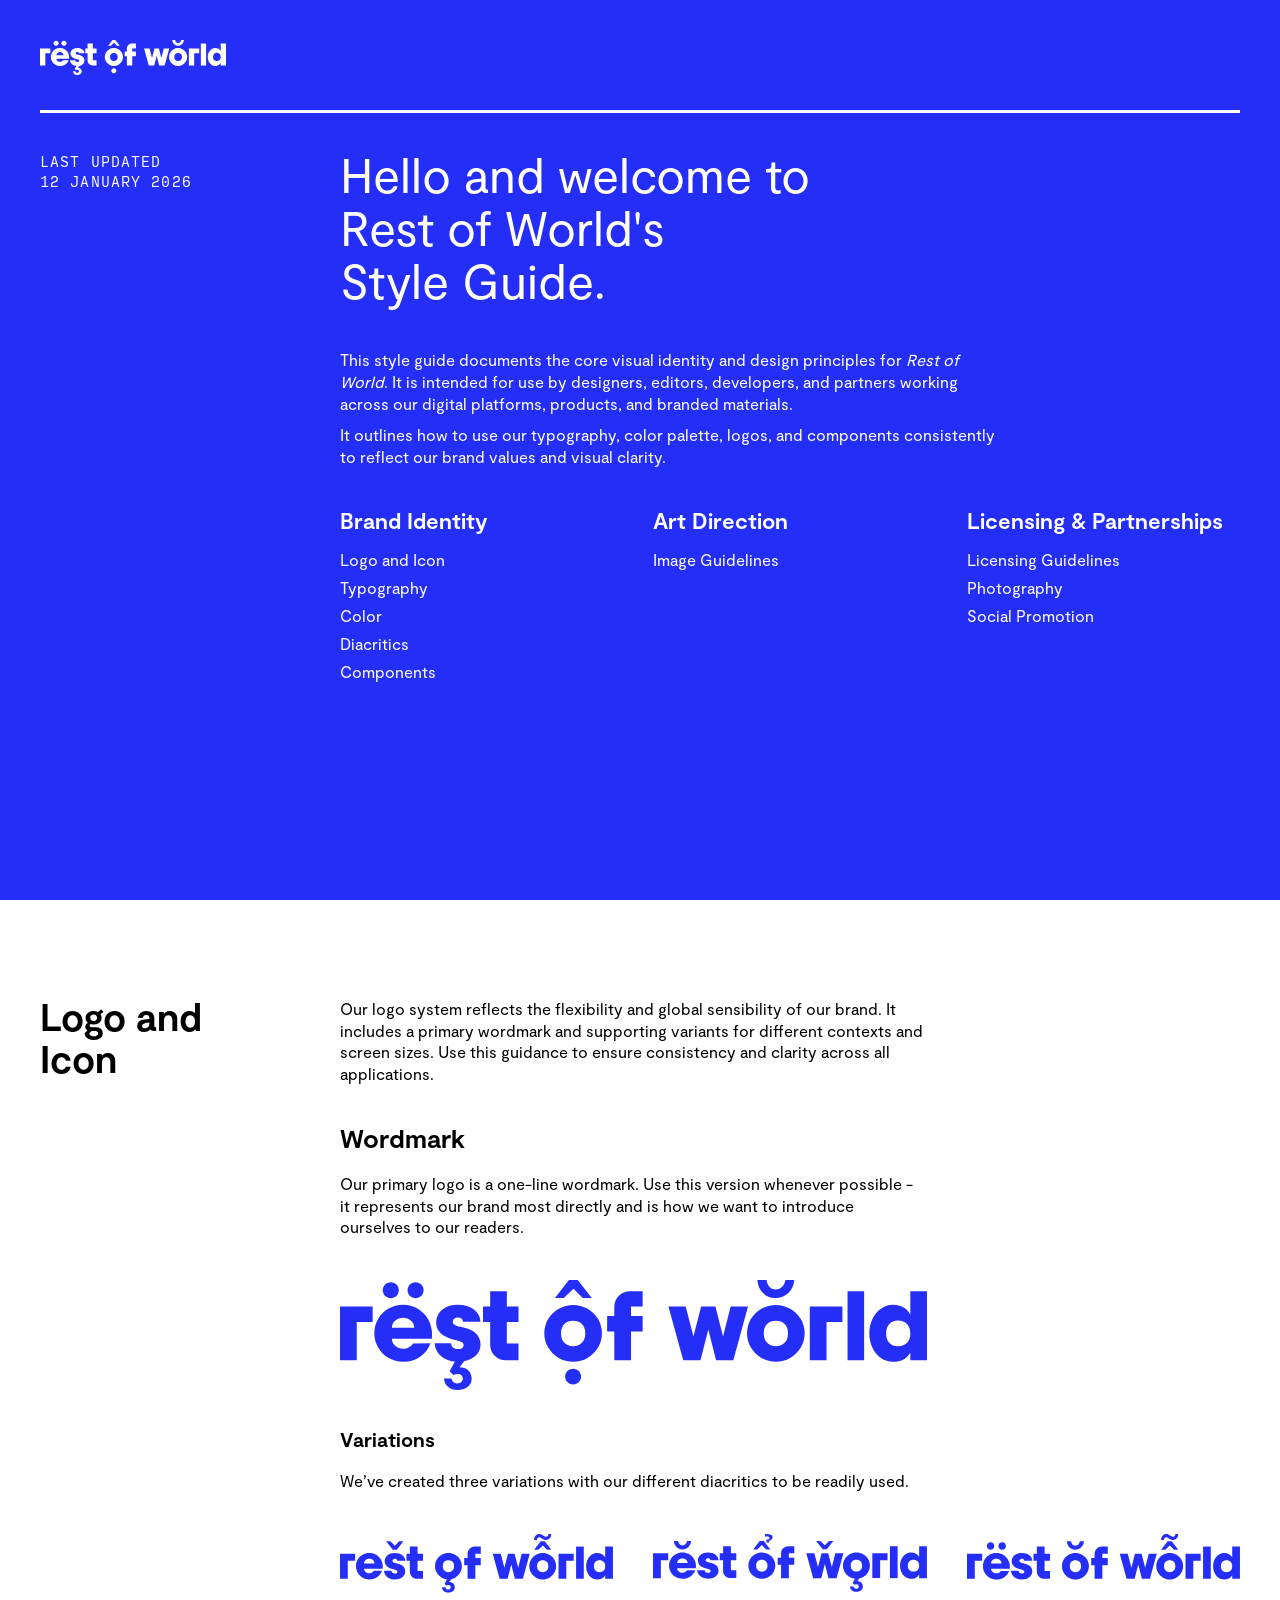
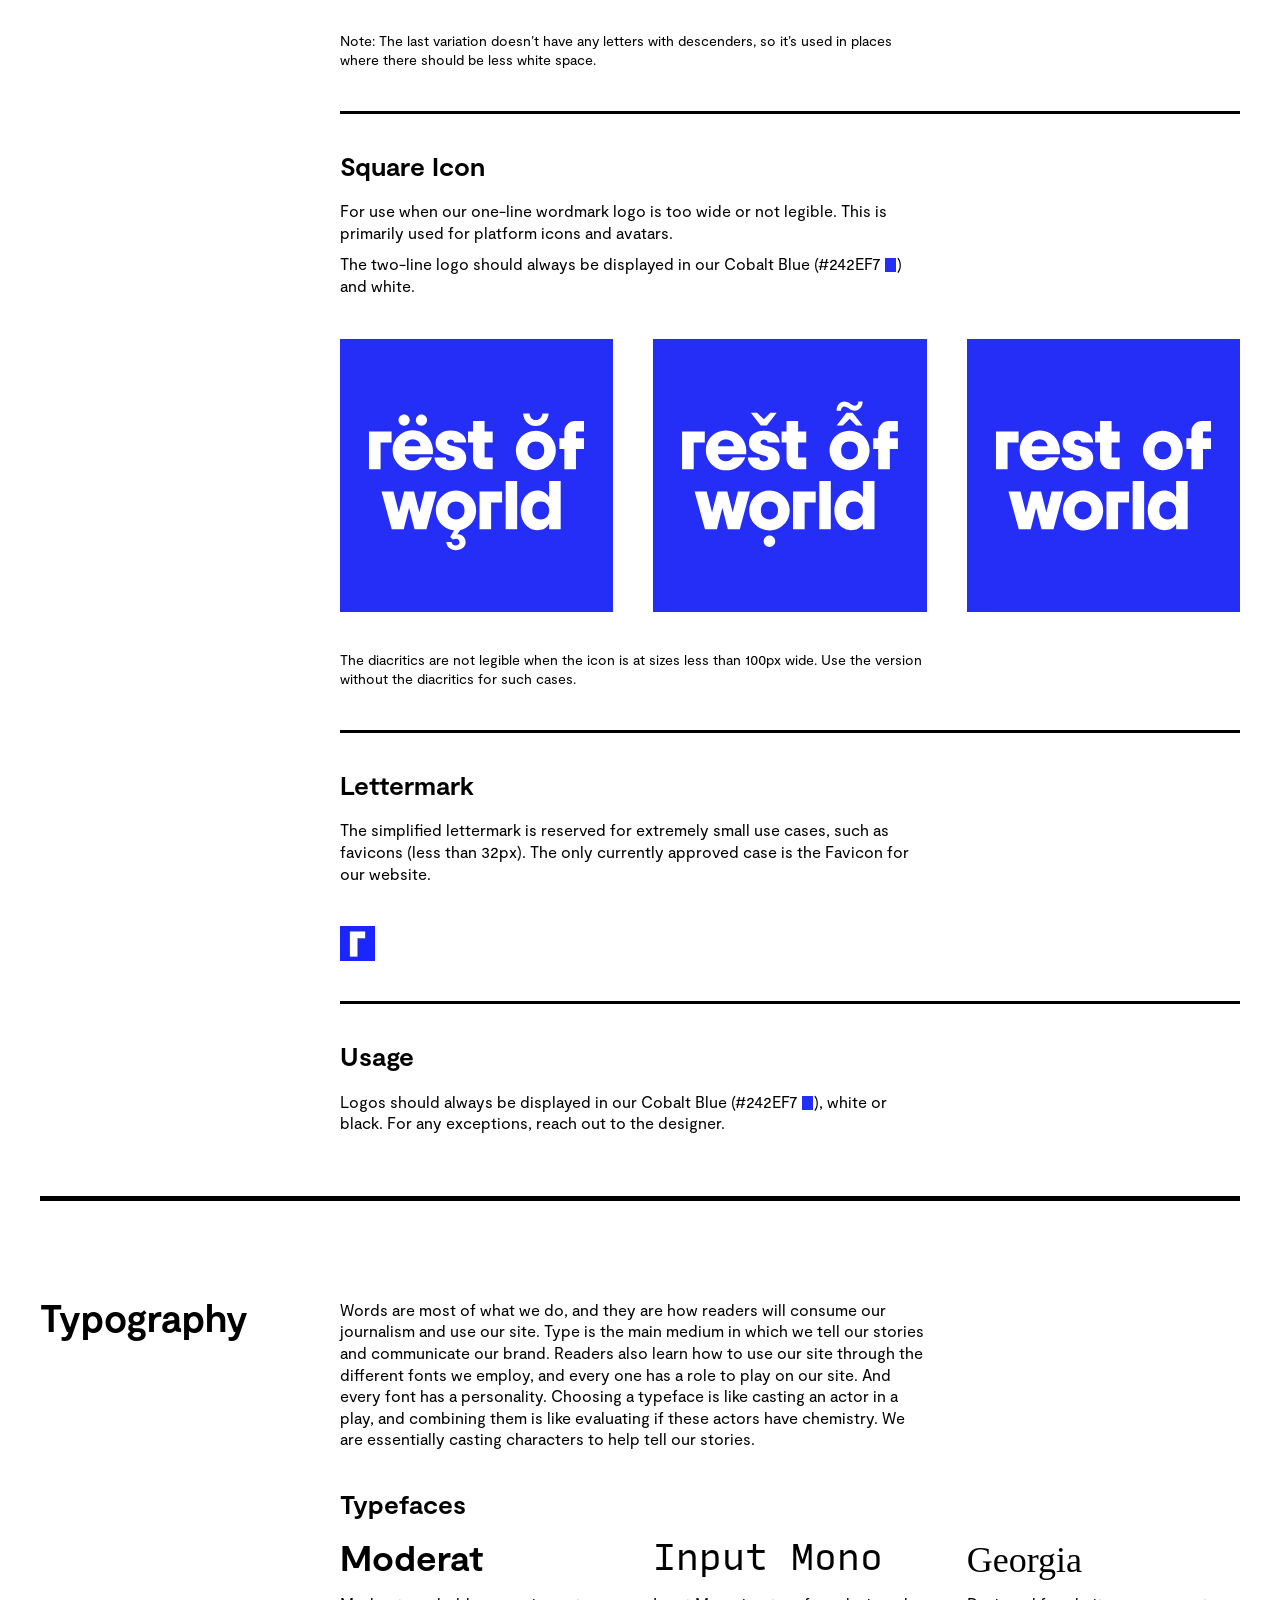
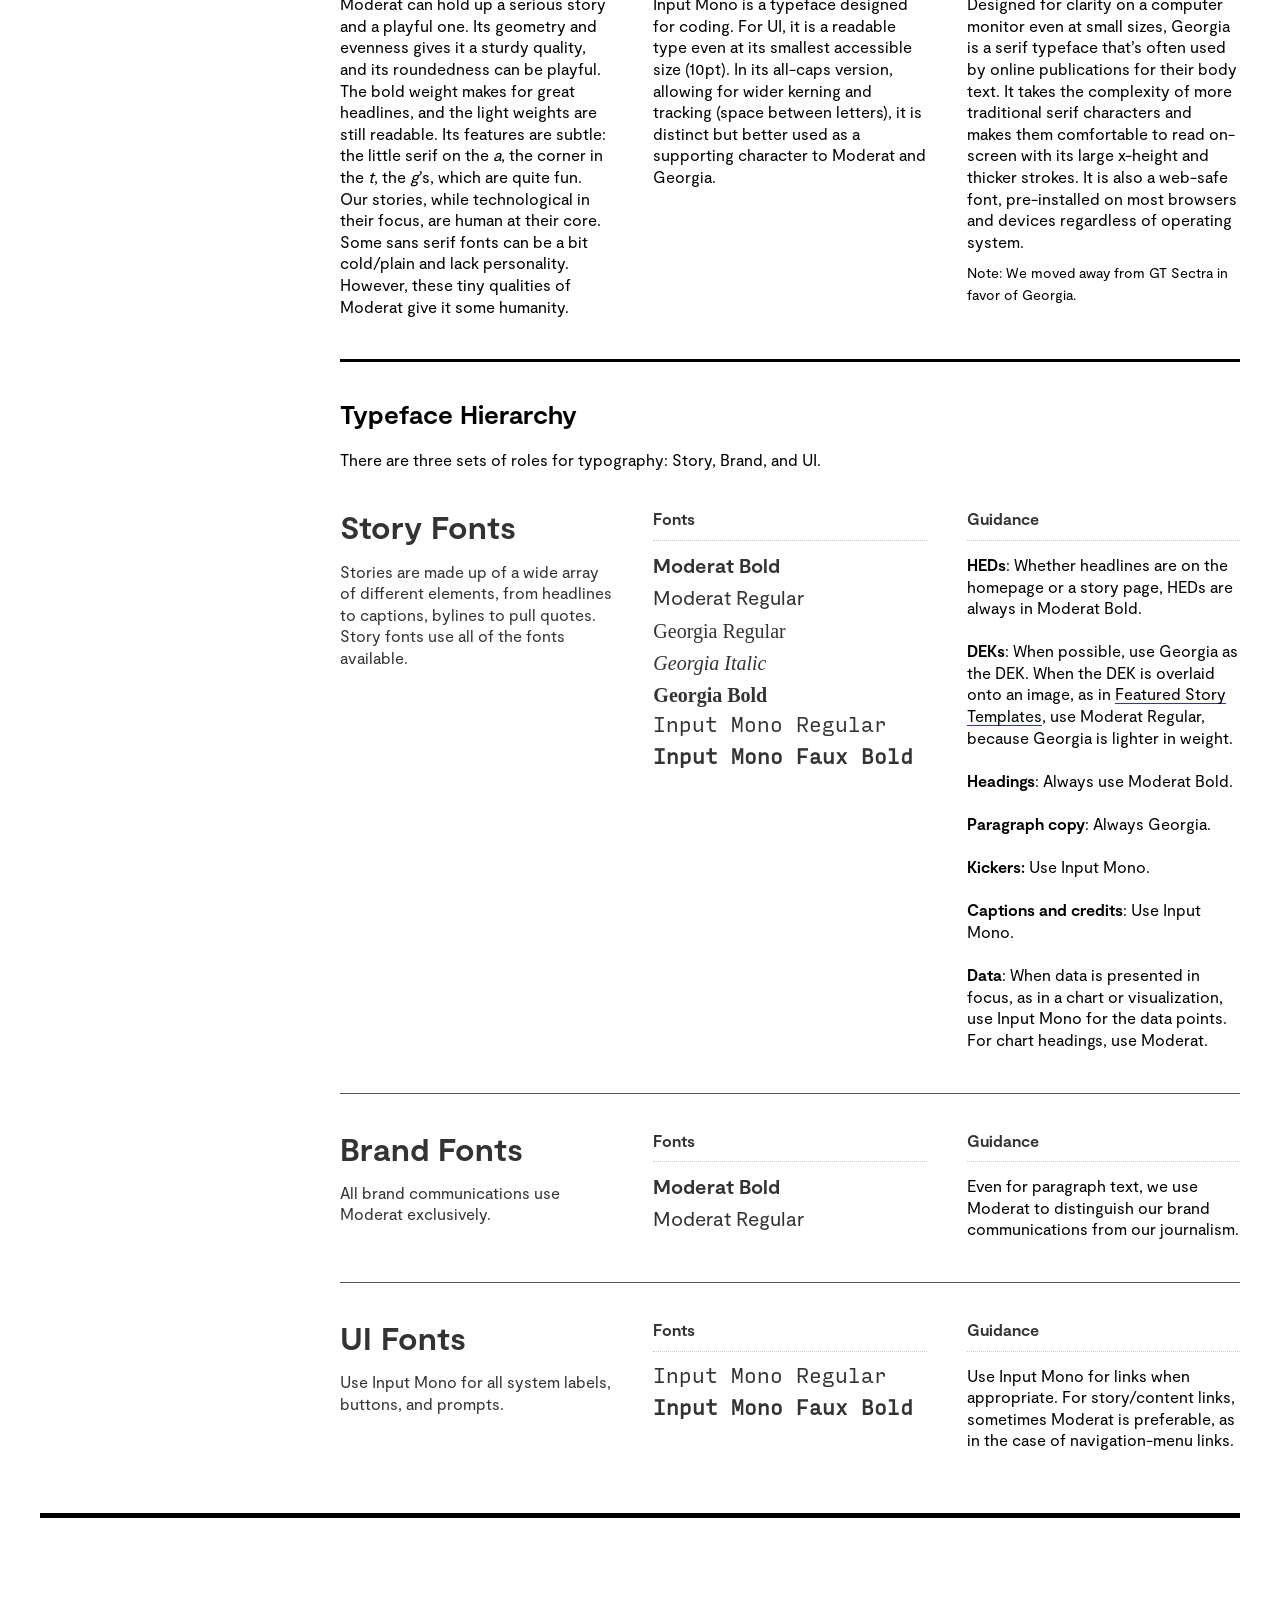
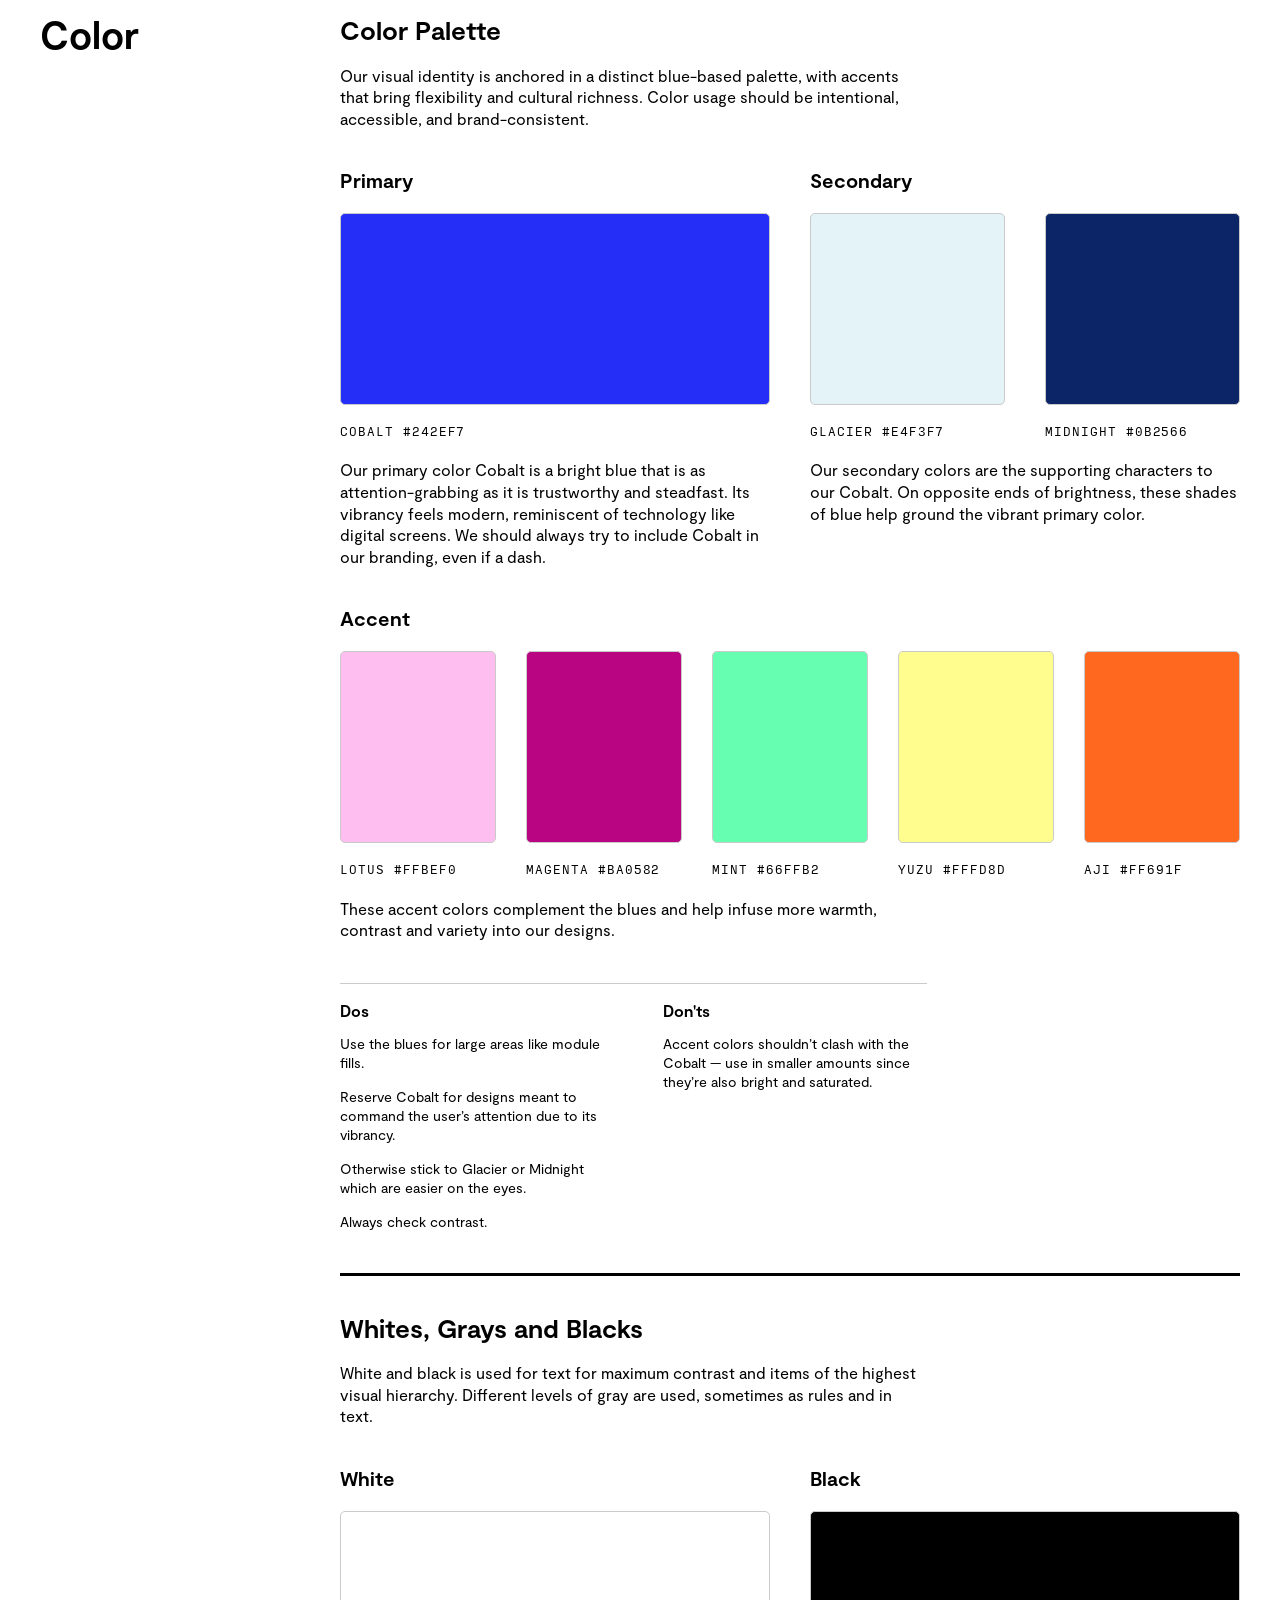
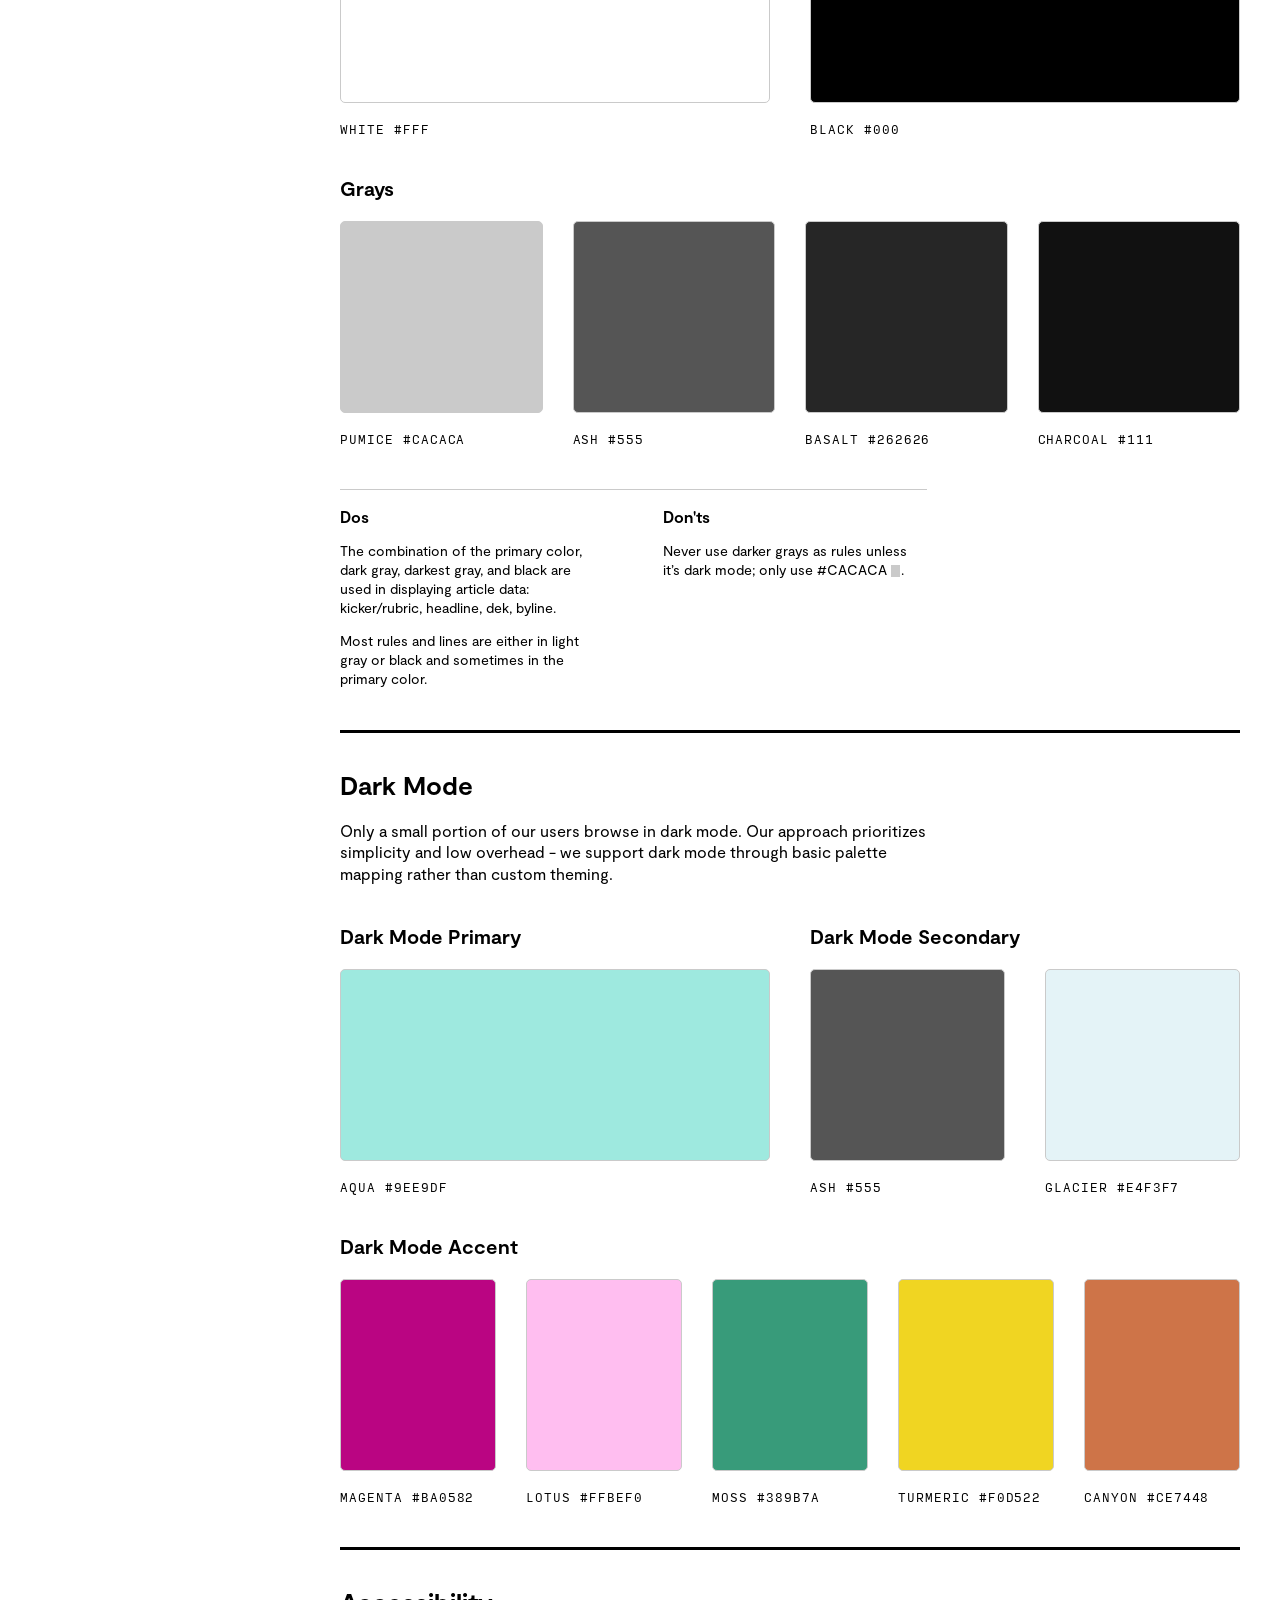
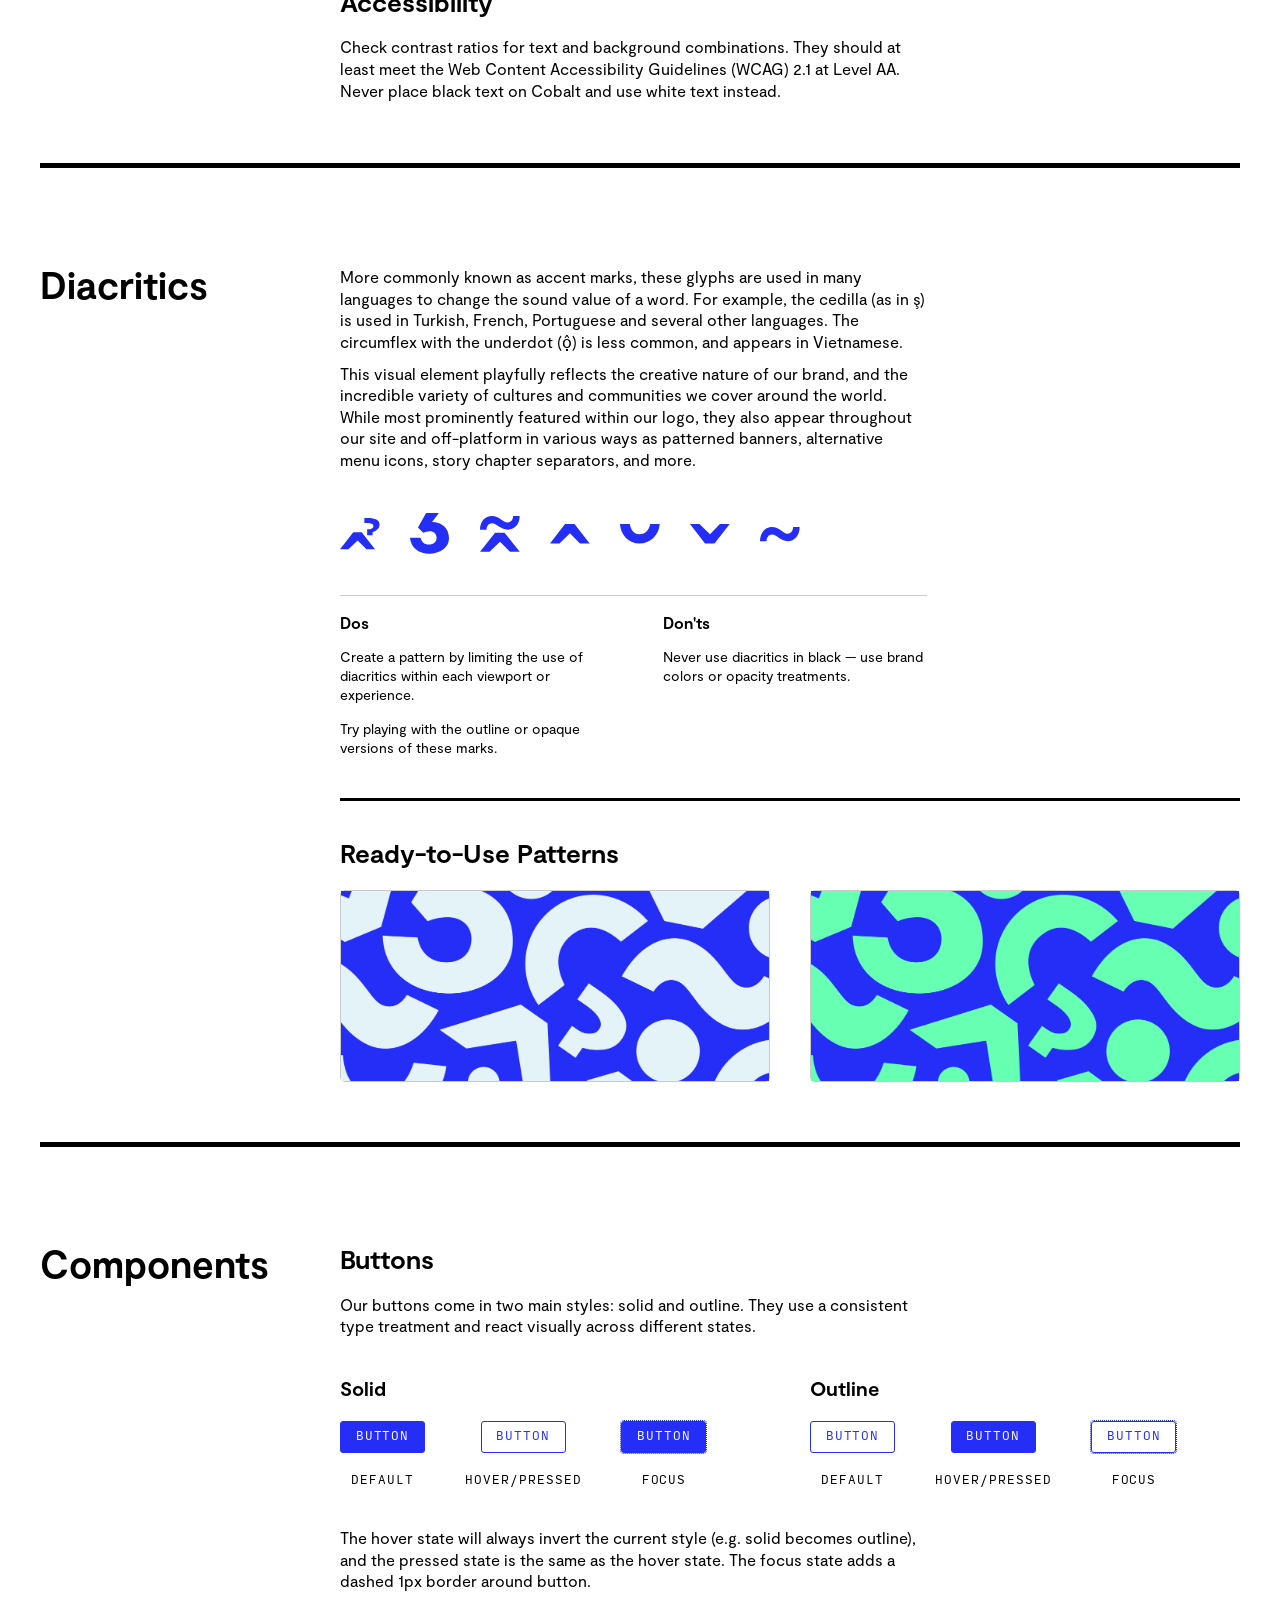
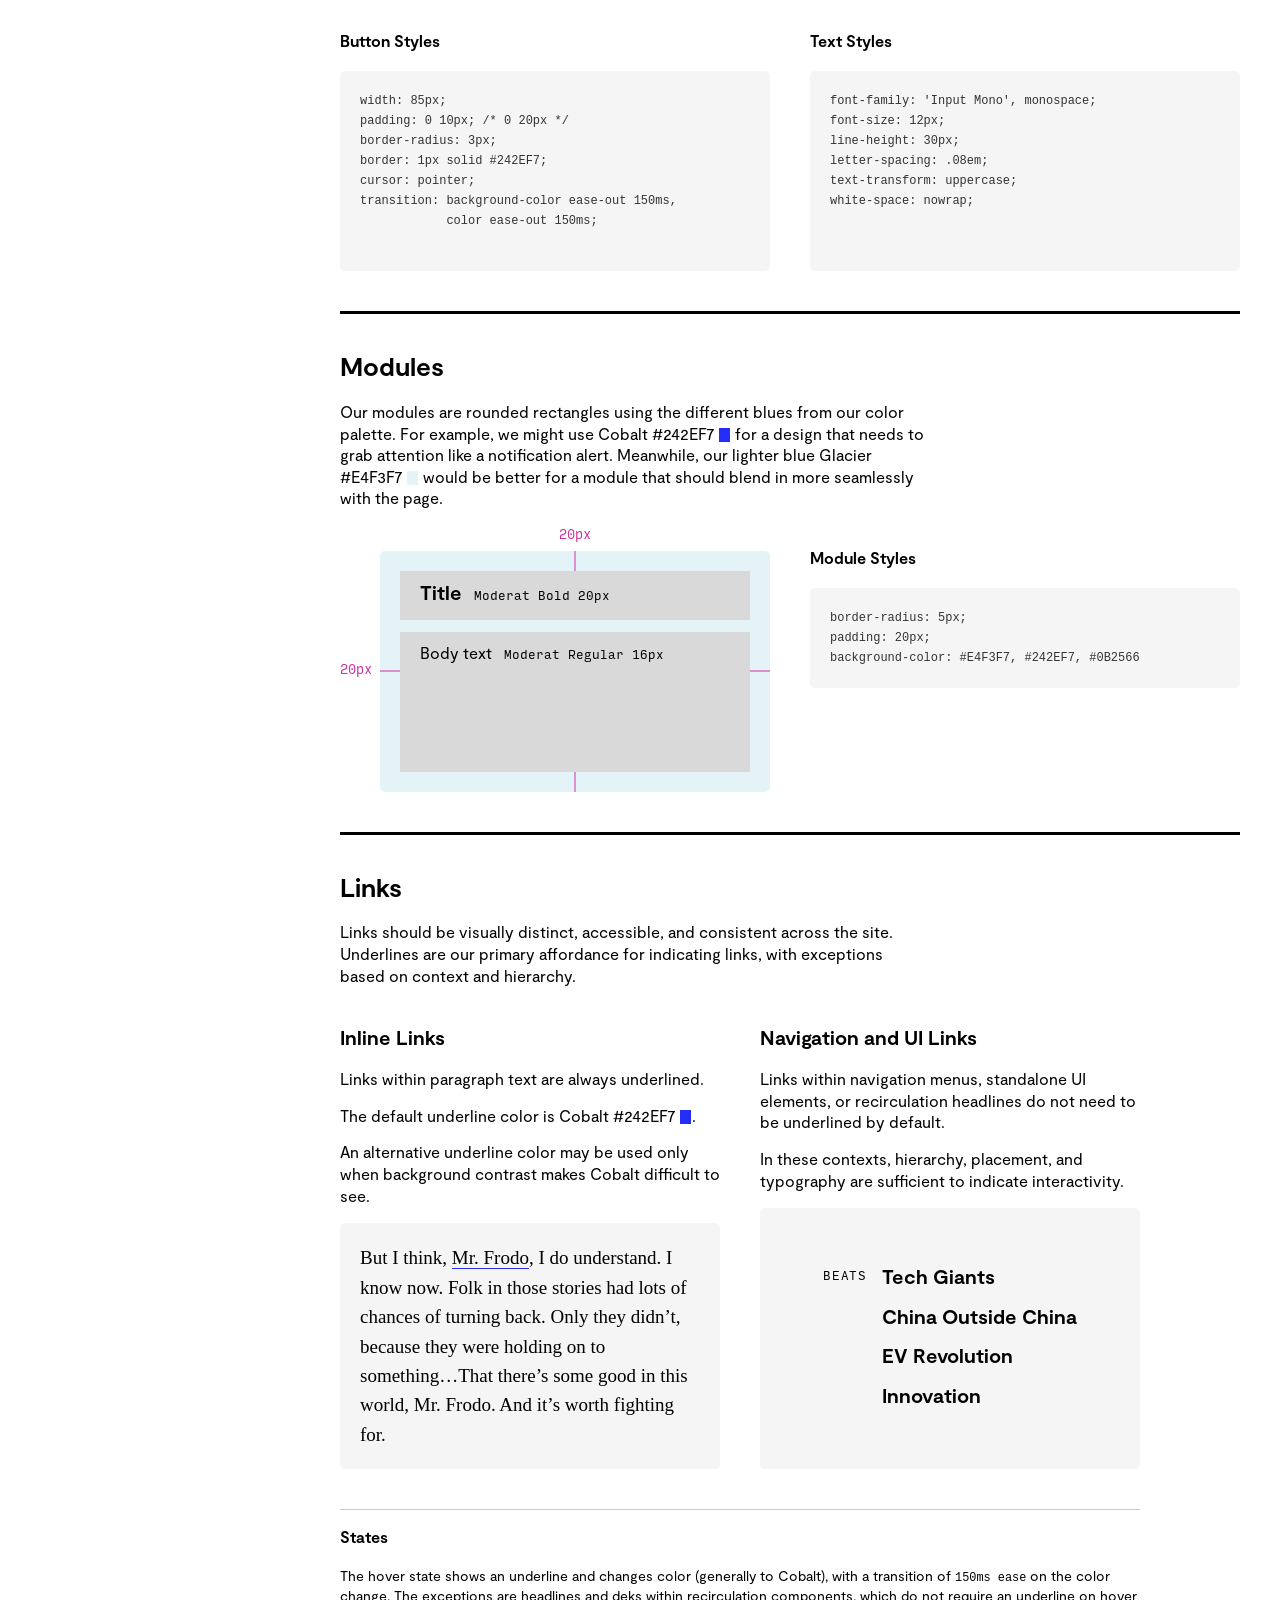
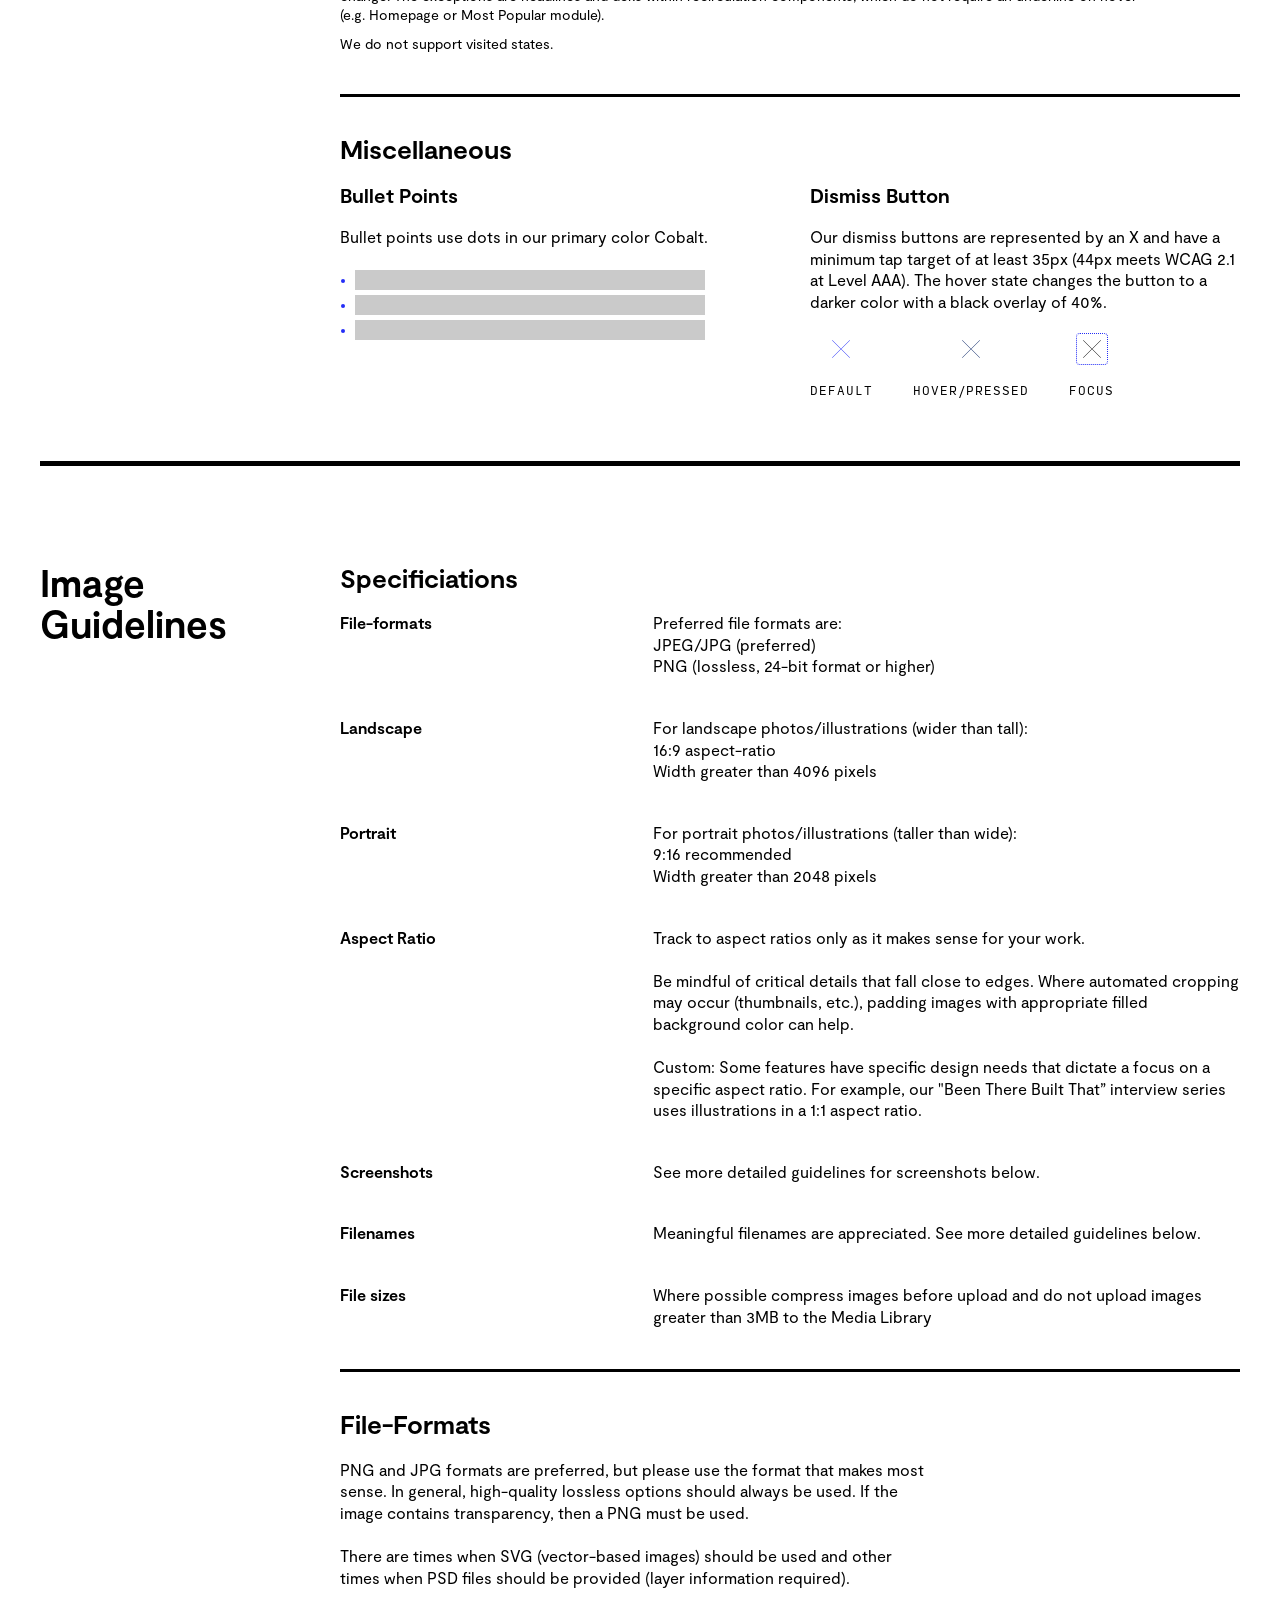
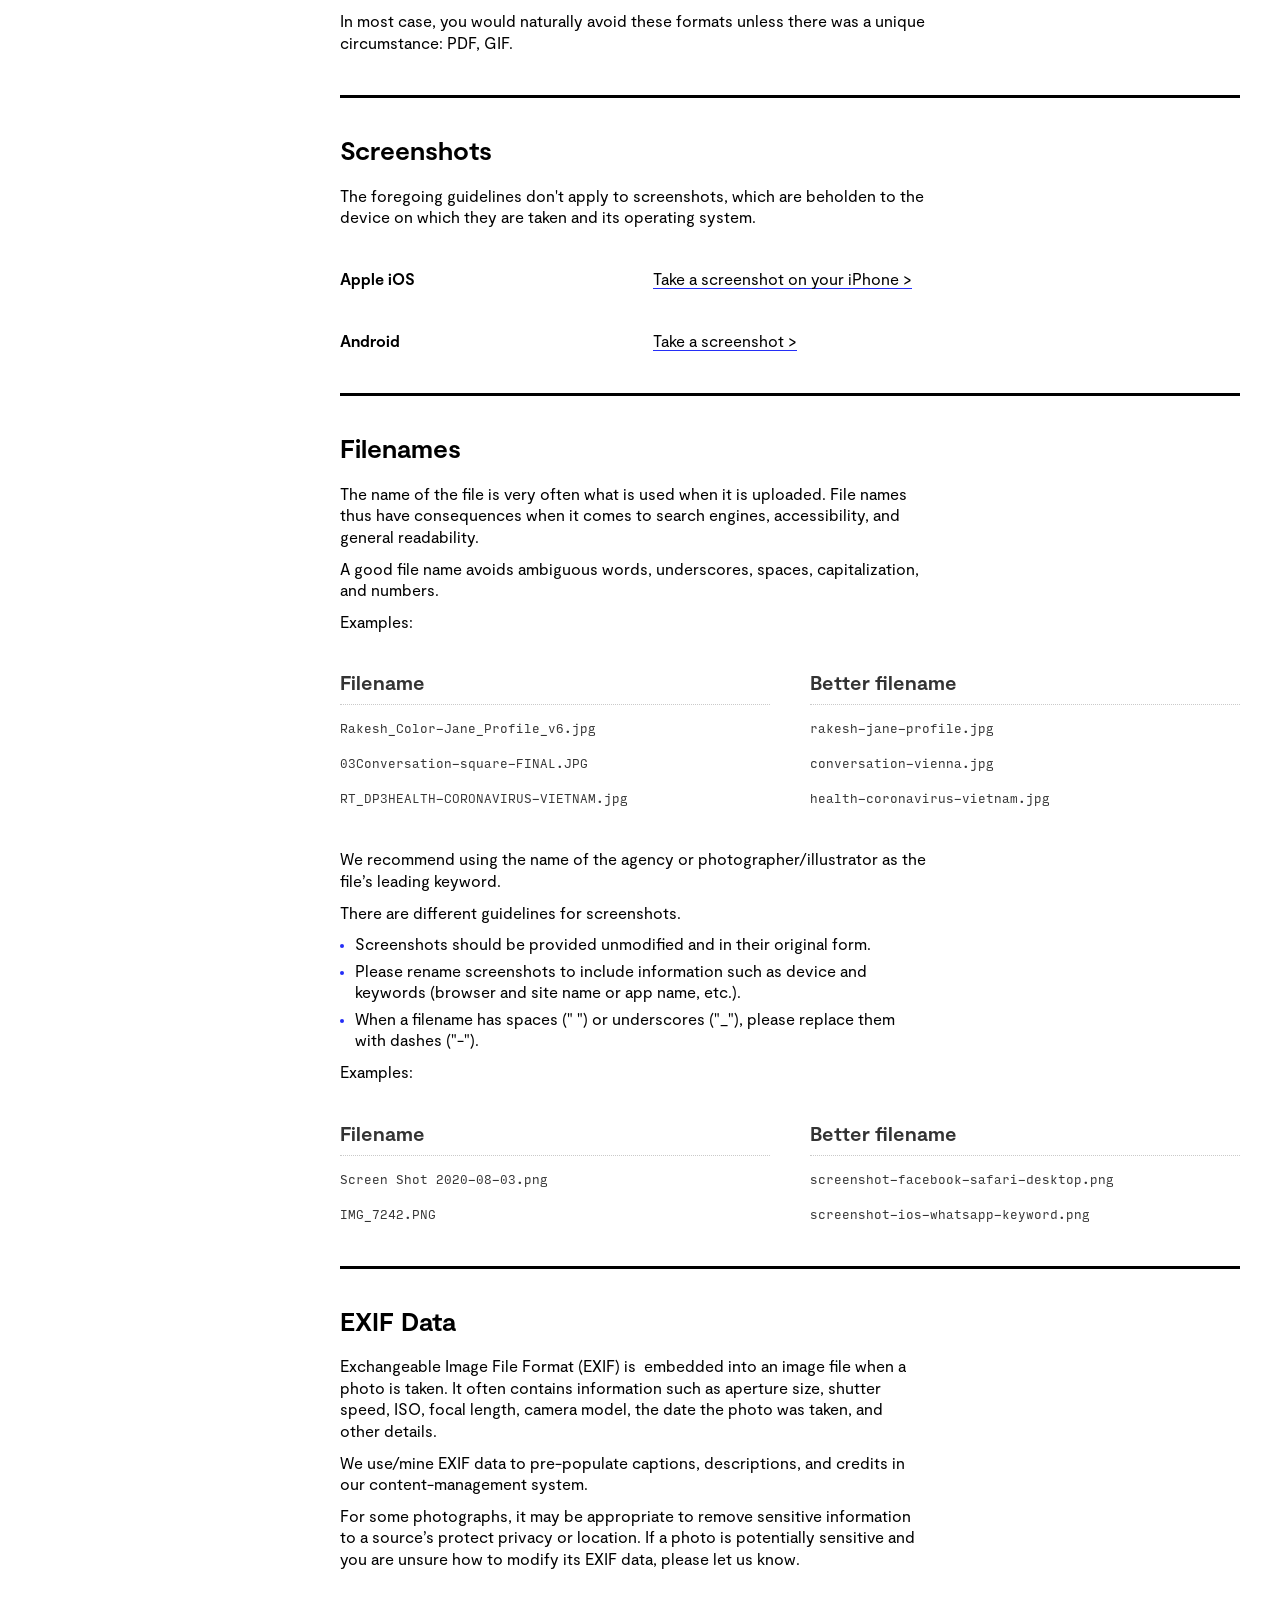
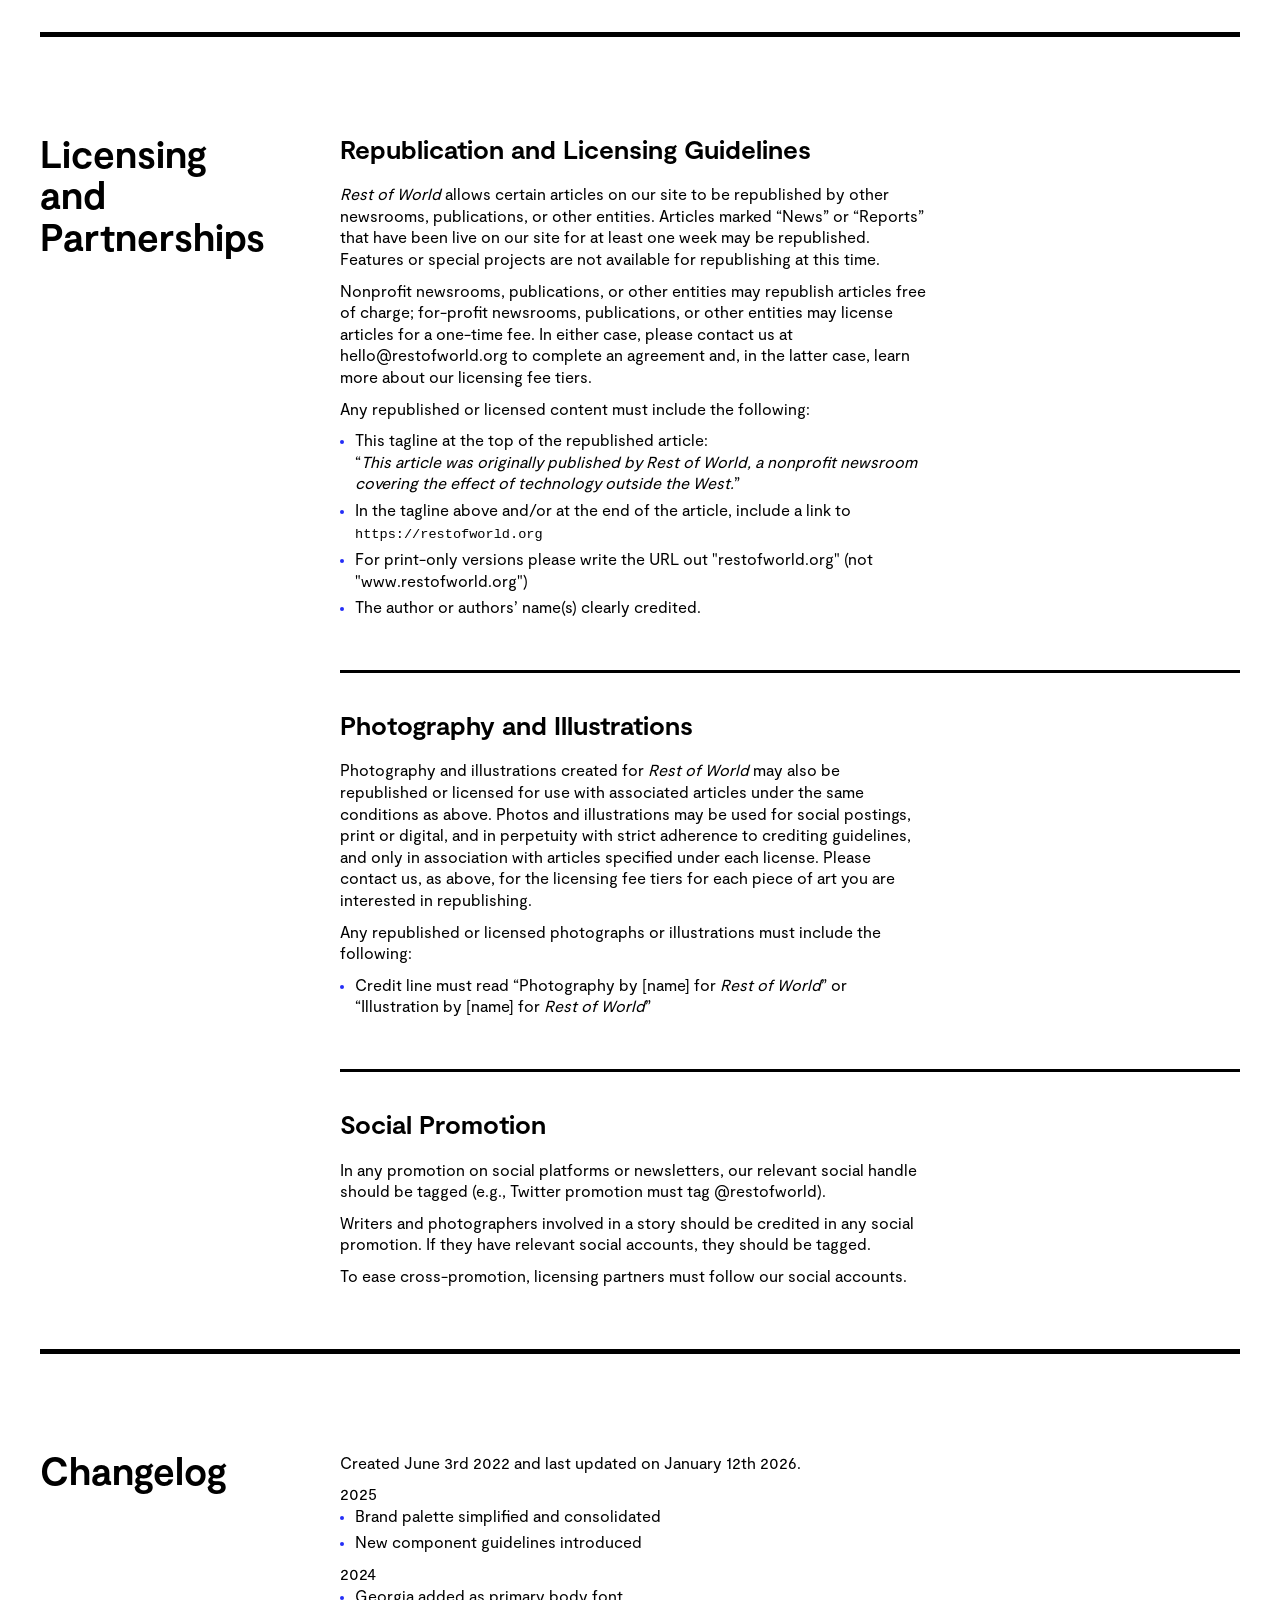
<file: index.html>
<!DOCTYPE html>
<html data-wf-page="5f163835c490a425a38cfefa" data-wf-site="5f163835c490a47f668cfef9">
<head>
  <meta charset="utf-8">
  <title>Rest of World Style Guide</title>
  <meta content="Welcome to Rest of World&#x27;s visual style guide." name="description">
  <meta content="Rest of World Style Guide" property="og:title">
  <meta content="Welcome to Rest of World&#x27;s visual style guide." property="og:description">
  <meta content="https://restofworld.org/wp-content/uploads/2020/10/Multicolor_Tile-1600x900.png" property="og:image">
  <meta content="Rest of World Style Guide" property="twitter:title">
  <meta content="Welcome to Rest of World&#x27;s visual style guide." property="twitter:description">
  <meta content="https://restofworld.org/wp-content/uploads/2020/10/Multicolor_Tile-1600x900.png" property="twitter:image">
  <meta property="og:type" content="website">
  <meta content="summary_large_image" name="twitter:card">
  <meta content="width=device-width, initial-scale=1" name="viewport">
  <link href="css/normalize.css" rel="stylesheet" type="text/css">
  <link href="css/webflow.css" rel="stylesheet" type="text/css">
  <link href="css/row-style-guide.webflow.css?11" rel="stylesheet" type="text/css">
  <script type="text/javascript">!function(o,c){var n=c.documentElement,t=" w-mod-";n.className+=t+"js",("ontouchstart"in o||o.DocumentTouch&&c instanceof DocumentTouch)&&(n.className+=t+"touch")}(window,document);</script>
  <link rel="shortcut icon" type="image/png" href="/wp-content/themes/orbis/static-assets/media/favicon-32.png" />
  <link href="/wp-content/themes/orbis/assets/icons/icon-180.png" rel="apple-touch-icon">
</head>
<body class="body-2">
  <div style="display: none;">
    <svg width="700" height="250" xmlns="http://www.w3.org/2000/svg">
      <defs>
        <symbol id="X" viewBox="0 0 25 25" xmlns:xlink="http://www.w3.org/1999/xlink">
          <path d="m0.42589,0.13362a0.32587,0.32587 0 0 0 -0.19347,0.56004l11.82193,11.83211l-11.82193,11.82193a0.32763,0.32763 0 1 0 0.4684,0.45821l11.82193,-11.82193l11.82193,11.82193a0.32763,0.32763 0 0 0 0.4684,-0.45821l-11.82193,-11.82193l11.82193,-11.83211a0.32587,0.32587 0 0 0 -0.24438,-0.56004a0.32587,0.32587 0 0 0 -0.22402,0.10183l-11.82193,11.82193l-11.82193,-11.82193a0.32587,0.32587 0 0 0 -0.27493,-0.10183z"/>
        </symbol>
      </defs>
    </svg>
  </div>
  <div id="top" class="header-2 color-background">
    <a href="https://restofworld.org/" class="div-block-12 w-inline-block wordmark"><img src="images/rowlogo_white.svg" alt="" class="image-136"></a>
    <div class="div-block-8">
      <div class="div-block-11">
        <div class="div-block-10">
          <div class="updated-date">Last updated<br>12 January 2026</div>
          <div id="header-intro-text">Hello and welcome to <span>Rest of World&#x27;s</span> <span>Style Guide</span>.<br></div>
        </div>
        <div id="header-intro-paragraph" class="div-block-10">
          <div class="body body--2">
            <p>This style guide documents the core visual identity and design principles for <em>Rest of World</em>. It is intended for use by designers, editors, developers, and partners working across our digital platforms, products, and branded materials.</p>
            <p>It outlines how to use our typography, color palette, logos, and components consistently to reflect our brand values and visual clarity.</p>
          </div>
        </div>
        <div class="div-block-13">
          <div class="spaceholder"></div>
          <div class="w-layout-grid grid-3">
            <div class="div-block-14">
              <a href="#Logo-and-icon" class="link header_1">Brand Identity</a>
              <a href="#Logo-and-icon" class="link header_2">Logo and Icon</a>
              <a href="#typography" class="link header_2">Typography</a>
              <a href="#color" class="link header_2">Color</a>
              <a href="#diacritics" class="link header_2">Diacritics</a>
              <a href="#components" class="link header_2">Components</a>
            </div>
            <div class="div-block-11">
              <a href="#image-guidelines" class="link header_1">Art Direction</a>
              <a href="#image-guidelines" class="link header_2">Image Guidelines</a>
            </div>
            <div class="div-block-11">
              <a href="#co-publishing-stories" class="link header_1">Licensing &amp; Partnerships</a>
              <a href="#licensing-guidelines" class="link header_2">Licensing Guidelines</a>
              <a href="#photography" class="link header_2">Photography</a>
              <a href="#social-promotion" class="link header_2">Social Promotion</a>
            </div>
          </div>
        </div>
      </div>
    </div>
  </div>
  <div class="category">
    <div class="section">
      <div class="sectionheading">
        <div id="Logo-and-icon" class="_2_heading">Logo and Icon</div>
      </div>
      <div class="section_div">
        <div class="subsection_info">
          <div class="description">
            <div class="subsection_body">
              <div class="body body--2">Our logo system reflects the flexibility and global sensibility of our brand. It includes a primary wordmark and supporting variants for different contexts and screen sizes. Use this guidance to ensure consistency and clarity across all applications.</div>
            </div>
            <div class="_3_heading">Wordmark</div>
            <div class="subsection_body">
              <div class="body body--2">Our primary logo is a one-line wordmark. Use this version whenever possible - it represents our brand most directly and is how we want to introduce ourselves to our readers.</div>
              <img src="images/wordmark-primary.svg" class="wordmark-primary" alt="">
            </div>
            <div class="_4_heading">Variations</div>
            <div class="subsection_body">
              <div class="body body--2">We’ve created three variations with our different diacritics to be readily used.</div>
              <div class="w-layout-grid grid-3-condensed body--3">
                <img src="images/wordmark-variation-1.svg" class="wordmark-variation" alt="">
                <img src="images/wordmark-variation-2.svg" class="wordmark-variation" alt="">
                <img src="images/wordmark-variation-3.svg" class="wordmark-variation" alt="">
              </div>
              <div class="body body--2 note">Note: The last variation doesn’t have any letters with descenders, so it’s used in places where there should be less white space.</div>
            </div>
          </div>
        </div>
        <div class="subsection_info">
          <div class="description">
            <div class="_3_heading">Square Icon</div>
            <div class="subsection_body">
              <div class="body body--2">
                <p>For use when our one-line wordmark logo is too wide or not legible. This is primarily used for platform icons and avatars.</p>
                <p>The two-line logo should always be displayed in our Cobalt Blue (#242EF7) and white.</p>
              </div>
              <div class="w-layout-grid grid-3-mobile body--3">
                <img src="images/square-logo-1.svg" alt="">
                <img src="images/square-logo-2.svg" alt="">
                <img src="images/square-logo-3.svg" alt="">
              </div>
              <div class="body body--2 note">The diacritics are not legible when the icon is at sizes less than 100px wide. Use the version without the diacritics for such cases.</div>
            </div>
          </div>
        </div>
        <div class="subsection_info">
          <div class="description">
            <div class="_3_heading">Lettermark</div>
            <div class="subsection_body lettermark">
              <div class="body body--2">The simplified lettermark is reserved for extremely small use cases, such as favicons (less than 32px). The only currently approved case is the Favicon for our website.</div>
              <div class="w-layout-grid grid-3-condensed body--3">
                <img src="images/favicon.png" alt="">
              </div>
            </div>
          </div>
        </div>
        <div class="subsection_info">
          <div class="description">
            <div class="_3_heading">Usage</div>
            <div class="subsection_body">
              <div class="body body--2">Logos should always be displayed in our Cobalt Blue (#242EF7), white or black. For any exceptions, reach out to the designer.</div>
            </div>
            <!-- <div class="_5_heading">Logo Downloads</div>
            <div class="subsection_body usage">
              <div class="body body--2"><a href="https://drive.google.com/drive/u/1/folders/1Qa4RDwVbo7-xBKXIilljjQYidXGv5UhM" target="_blank">All logo assets can be found here</a>.</div>
            </div> -->
          </div>
        </div>
      </div>
    </div>
    <div class="section">
      <div class="sectionheading">
        <div id="typography" class="_2_heading">Typography</div>
      </div>
      <div class="section_div">
        <div class="subsection_info">
          <div class="description">
            <div class="subsection_body">
              <div class="body body--2">Words are most of what we do, and they are how readers will consume our journalism and use our site. Type is the main medium in which we tell our stories and communicate our brand. Readers also learn how to use our site through the different fonts we employ, and every one has a role to play on our site. And every font has a personality. Choosing a typeface is like casting an actor in a play, and combining them is like evaluating if these actors have chemistry. We are essentially casting characters to help tell our stories.</div>
            </div>
            <div class="_3_heading">Typefaces</div>
            <div class="w-layout-grid typefacegrid">
              <div>
                <div class="typeface moderat-bold">Moderat</div>
                <div class="typefacedescription">Moderat can hold up a serious story and a playful one. Its geometry and evenness gives it a sturdy quality, and its roundedness can be playful. The bold weight makes for great headlines, and the light weights are still readable. Its features are subtle: the little serif on the <em>a</em>, the corner in the <em>t</em>, the <em>g</em>’s, which are quite fun. Our stories, while technological in their focus, are human at their core. Some sans serif fonts can be a bit cold/plain and lack personality. However, these tiny qualities of Moderat give it some humanity.</div>
              </div>
              <div>
                <div class="typeface input-mono">Input Mono</div>
                <div class="typefacedescription">Input Mono is a typeface designed for coding. For UI, it is a readable type even at its smallest accessible size (10pt). In its all-caps version, allowing for wider kerning and tracking (space between letters), it is distinct but better used as a supporting character to Moderat and Georgia.</div>
              </div>
              <div>
                <div class="typeface georgia">Georgia</div>
                <div class="typefacedescription">
                  <p>Designed for clarity on a computer monitor even at small sizes, Georgia is a serif typeface that’s often used by online publications for their body text. It takes the complexity of more traditional serif characters and makes them comfortable to read on-screen with its large x-height and thicker strokes. It is also a web-safe font, pre-installed on most browsers and devices regardless of operating system.</p>
                  <p class="note">Note: We moved away from GT Sectra in favor of Georgia.</p>
                </div>
              </div>
            </div>
          </div>
        </div>
        <div class="subsection_info">
          <div class="description">
            <div class="_3_heading">Typeface Hierarchy</div>
            <div class="subsection_body">
              <div class="body body--2">There are three sets of roles for typography: Story, Brand, and UI.</div>
            </div>
            <div class="w-layout-grid fontrolegroup">
              <div class="fontrolegroup-role">
                <div class="typefacerole_heading">Story Fonts</div>
                <div class="typefacerole_description">Stories are made up of a wide array of different elements, from headlines to captions, bylines to pull quotes. Story fonts use all of the fonts available.</div>
              </div>
              <div class="fontrolegroup-fonts">
                <div class="typefacerole_subheading">Fonts</div>
                <div class="font moderat-bold">Moderat Bold</div>
                <div class="font moderat">Moderat Regular</div>
                <div class="font georgia">Georgia Regular</div>
                <div class="font georgia"><em>Georgia Italic</em></div>
                <div class="font georgia"><strong>Georgia Bold</strong></div>
                <div class="font input-mono">Input Mono Regular</div>
                <div class="font input-mono"><strong>Input Mono Faux Bold</strong></div>
              </div>
              <div class="fontrolegroup-guidance">
                <div class="typefacerole_subheading">Guidance</div>
                <div class="typefacerole_guidance"><strong>HEDs</strong>: Whether headlines are on the homepage or a story page, HEDs are always in Moderat Bold.<br><br><strong>DEKs</strong>: When possible, use Georgia as the DEK. When the DEK is overlaid onto an image, as in <a href="https://restofworld.org/2025/tiger-global-unicorn-investment-crash/" target="_blank">Featured Story Templates</a>, use Moderat Regular, because Georgia is lighter in weight.<br><br><strong>Headings</strong>: Always use Moderat Bold.<br>‍<br><strong>Paragraph copy</strong>: Always Georgia.<br><br><strong>Kickers: </strong>Use Input Mono.<br><br><strong>Captions and credits</strong>: Use Input Mono.<br><br><strong>Data</strong>: When data is presented in focus, as in a chart or visualization, use Input Mono for the data points. For chart headings, use Moderat.<br></div>
              </div>
            </div>
            <div class="w-layout-grid fontrolegroup">
              <div class="fontrolegroup-role">
                <div class="typefacerole_heading">Brand Fonts</div>
                <div class="typefacerole_description">All brand communications use Moderat exclusively.</div>
              </div>
              <div class="fontrolegroup-fonts">
                <div class="typefacerole_subheading">Fonts</div>
                <div class="font moderat-bold">Moderat Bold</div>
                <div class="font moderat-regular">Moderat Regular</div>
              </div>
              <div class="fontrolegroup-guidance">
                <div class="typefacerole_subheading">Guidance</div>
                <div class="typefacerole_guidance">Even for paragraph text, we use Moderat to distinguish our brand communications from our journalism.<br></div>
              </div>
            </div>
            <div class="w-layout-grid fontrolegroup">
              <div class="fontrolegroup-role">
                <div class="typefacerole_heading">UI Fonts</div>
                <div class="typefacerole_description">Use Input Mono for all system labels, buttons, and prompts.</div>
              </div>
              <div class="fontrolegroup-fonts">
                <div class="typefacerole_subheading">Fonts</div>
                <div class="font input-mono">Input Mono Regular</div>
                <div class="font input-mono"><strong>Input Mono Faux Bold</strong></div>
              </div>
              <div class="fontrolegroup-guidance">
                <div class="typefacerole_subheading">Guidance</div>
                <div class="typefacerole_guidance">Use Input Mono for links when appropriate. For story/content links, sometimes Moderat is preferable, as in the case of navigation-menu links.<br></div>
              </div>
            </div>
          </div>
        </div>
      </div>
    </div>
    <div class="section">
      <div class="sectionheading">
        <div id="color" class="_2_heading">Color</div>
      </div>
      <div class="section_div">
        <div class="subsection_info">
          <div class="description">
            <div class="_3_heading">Color Palette</div>
            <div class="subsection_body">
              <div class="body body--2">Our visual identity is anchored in a distinct blue-based palette, with accents that bring flexibility and cultural richness. Color usage should be intentional, accessible, and brand-consistent.</div>
            </div>
            <div class="w-layout-grid grid-2 bottom-margin">
              <div class="colors-primary">
                <div class="_4_heading">Primary</div>
                <div class="colorblock cobalt"></div>
                <div class="meta-info bottom-margin-small">
                  <span>COBALT</span>
                  <span>#242EF7</span>
                </div>
                <div class="body body--2">Our primary color Cobalt is a bright blue that is as attention-grabbing as it is trustworthy and steadfast. Its vibrancy feels modern, reminiscent of technology like digital screens. We should always try to include Cobalt in our branding, even if a dash.</div>
              </div>
              <div class="colors-secondary">
                <div class="_4_heading">Secondary</div>
                <div class="w-layout-grid bottom-margin-small">
                  <div>
                    <div class="colorblock glacier"></div>
                    <div class="meta-info">
                      <span>GLACIER</span>
                      <span>#E4F3F7</span>
                    </div>
                  </div>
                  <div>
                    <div class="colorblock midnight"></div>
                    <div class="meta-info">
                      <span>MIDNIGHT</span>
                      <span>#0B2566</span>
                    </div>
                  </div>
                </div>
                <div class="body body--2">Our secondary colors are the supporting characters to our Cobalt. On opposite ends of brightness, these shades of blue help ground the vibrant primary color.</div>
              </div>
            </div>
            <div class="colors-accent">
              <div class="_4_heading">Accent</div>
              <div class="w-layout-grid grid-5 bottom-margin-small">
                <div>
                  <div class="colorblock lotus"></div>
                  <div class="meta-info">
                    <span>LOTUS</span>
                    <span>#FFBEF0</span>
                  </div>
                </div>
                <div>
                  <div class="colorblock magenta"></div>
                  <div class="meta-info">
                    <span>MAGENTA</span>
                    <span>#BA0582</span>
                  </div>
                </div>
                <div>
                  <div class="colorblock mint"></div>
                  <div class="meta-info">
                    <span>MINT</span>
                    <span>#66FFB2</span>
                  </div>
                </div>
                <div>
                  <div class="colorblock yuzu"></div>
                  <div class="meta-info">
                    <span>YUZU</span>
                    <span>#FFFD8D</span>
                  </div>
                </div>
                <div>
                  <div class="colorblock aji"></div>
                  <div class="meta-info">
                    <span>AJI</span>
                    <span>#FF691F</span>
                  </div>
                </div>
              </div>
              <div class="subsection_body">
                <div class="body body--2">These accent colors complement the blues and help infuse more warmth, contrast and variety into our designs.</div>
              </div>
            </div>
            <div class="w-layout-grid addtl-info-container">
              <div class="addtl-info body--2">
                <div class="addtl-info-col-1">
                  <div class="addtl-info-heading">Dos</div>
                  <div class="list-item">Use the blues for large areas like module fills.</div>
                  <div class="list-item">Reserve Cobalt for designs meant to command the user’s attention due to its vibrancy.</div>
                  <div class="list-item">Otherwise stick to Glacier or Midnight which are easier on the eyes.</div>
                  <div class="list-item">Always check contrast.</div>
                </div>
                <div class="addtl-info-col-2">
                  <div class="addtl-info-heading">Don&#x27;ts</div>
                  <div class="list-item">Accent colors shouldn’t clash with the Cobalt —  use in smaller amounts since they’re also bright and saturated.</div>
                </div>
              </div>
            </div>
          </div>
        </div>
        <div class="subsection_info">
          <div class="description">
            <div class="_3_heading">Whites, Grays and Blacks</div>
            <div class="subsection_body">
              <div class="body body--2">White and black is used for text for maximum contrast and items of the highest visual hierarchy. Different levels of gray are used, sometimes as rules and in text.</div>
            </div>
            <div class="w-layout-grid bottom-margin">
              <div class="colors-white">
                <div class="_4_heading">White</div>
                <div class="colorblock white"></div>
                <div class="meta-info">
                  <span>WHITE</span>
                  <span>#FFF</span>
                </div>
              </div>
              <div class="colors-black">
                <div class="_4_heading">Black</div>
                <div class="colorblock black"></div>
                <div class="meta-info">
                  <span>BLACK</span>
                  <span>#000</span>
                </div>
              </div>
            </div>
            <div class="colors-grays">
              <div class="_4_heading">Grays</div>
              <div class="w-layout-grid grid-4 bottom-margin">
                <div>
                  <div class="colorblock pumice"></div>
                  <div class="meta-info">
                    <span>PUMICE</span>
                    <span>#CACACA</span>
                  </div>
                </div>
                <div>
                  <div class="colorblock ash"></div>
                  <div class="meta-info">
                    <span>ASH</span>
                    <span>#555</span>
                  </div>
                </div>
                <div>
                  <div class="colorblock basalt"></div>
                  <div class="meta-info">
                    <span>BASALT</span>
                    <span>#262626</span>
                  </div>
                </div>
                <div>
                  <div class="colorblock charcoal"></div>
                  <div class="meta-info">
                    <span>CHARCOAL</span>
                    <span>#111</span>
                  </div>
                </div>
              </div>
            </div>
            <div class="w-layout-grid addtl-info-container">
              <div class="addtl-info body--2">
                <div class="addtl-info-col-1">
                  <div class="addtl-info-heading">Dos</div>
                  <div class="list-item">The combination of the primary color, dark gray, darkest gray, and black are used in displaying article data: kicker/rubric, headline, dek, byline.</div>
                  <div class="list-item">Most rules and lines are either in light gray or black and sometimes in the primary color.</div>
                </div>
                <div class="addtl-info-col-2">
                  <div class="addtl-info-heading">Don&#x27;ts</div>
                  <div class="list-item">Never use darker grays as rules unless it’s dark mode; only use #CACACA.</div>
                </div>
              </div>
            </div>
          </div>
        </div>
        <div class="subsection_info">
          <div class="description">
            <div class="_3_heading">Dark Mode</div>
            <div class="subsection_body">
              <div class="body body--2">Only a small portion of our users browse in dark mode. Our approach prioritizes simplicity and low overhead - we support dark mode through basic palette mapping rather than custom theming.</div>
            </div>
            <div class="w-layout-grid grid-2 bottom-margin">
              <div class="colors-primary">
                <div class="_4_heading">Dark Mode Primary</div>
                <div class="colorblock aqua"></div>
                <div class="meta-info">
                  <span>AQUA</span>
                  <span>#9EE9DF</span>
                </div>
              </div>
              <div class="colors-secondary">
                <div class="_4_heading">Dark Mode Secondary</div>
                <div class="w-layout-grid">
                  <div>
                    <div class="colorblock ash"></div>
                    <div class="meta-info">
                      <span>ASH</span>
                      <span>#555</span>
                    </div>
                  </div>
                  <div>
                    <div class="colorblock glacier"></div>
                    <div class="meta-info">
                      <span>GLACIER</span>
                      <span>#E4F3F7</span>
                    </div>
                  </div>
                </div>
              </div>
            </div>
            <div class="colors-accent">
              <div class="_4_heading">Dark Mode Accent</div>
              <div class="w-layout-grid grid-5">
                <div>
                  <div class="colorblock magenta"></div>
                  <div class="meta-info">
                    <span>MAGENTA</span>
                    <span>#BA0582</span>
                  </div>
                </div>
                <div>
                  <div class="colorblock lotus"></div>
                  <div class="meta-info">
                    <span>LOTUS</span>
                    <span>#FFBEF0</span>
                  </div>
                </div>
                <div>
                  <div class="colorblock moss"></div>
                  <div class="meta-info">
                    <span>MOSS</span>
                    <span>#389B7A</span>
                  </div>
                </div>
                <div>
                  <div class="colorblock turmeric"></div>
                  <div class="meta-info">
                    <span>TURMERIC</span>
                    <span>#F0D522</span>
                  </div>
                </div>
                <div>
                  <div class="colorblock canyon"></div>
                  <div class="meta-info">
                    <span>CANYON</span>
                    <span>#CE7448</span>
                  </div>
                </div>
              </div>
            </div>
          </div>
        </div>
        <div class="subsection_info">
          <div class="description">
            <div class="_3_heading">Accessibility</div>
            <div class="subsection_body">
              <div class="body body--2">Check contrast ratios for text and background combinations. They should at least meet the Web Content Accessibility Guidelines (WCAG) 2.1 at Level AA. Never place black text on Cobalt and use white text instead.</div>
            </div>
          </div>
        </div>
      </div>
    </div>
    <div class="section">
      <div class="sectionheading">
        <div id="diacritics" class="_2_heading">Diacritics</div>
      </div>
      <div class="section_div">
        <div class="subsection_info">
          <div class="description">
            <div class="subsection_body">
              <div class="body body--2">
                <p>More commonly known as accent marks, these glyphs are used in many languages to change the sound value of a word. For example, the cedilla (as in ş) is used in Turkish, French, Portuguese and several other languages. The circumflex with the underdot (ộ) is less common, and appears in Vietnamese.</p>
                <p>This visual element playfully reflects the creative nature of our brand, and the incredible variety of cultures and communities we cover around the world. While most prominently featured within our logo, they also appear throughout our site and off-platform in various ways as patterned banners, alternative menu icons, story chapter separators, and more.</p>
              </div>
            </div>
            <div class="w-layout-grid grid-7">
              <div class="individualdiacriticdiv"><img src="images/diacritic-circumflexhook.svg?1" loading="lazy" alt=""></div>
              <div class="individualdiacriticdiv"><img src="images/diacritic-cedilla.svg?1" loading="lazy" alt=""></div>
              <div class="individualdiacriticdiv"><img src="images/diacritic-circumflextilde.svg?1" loading="lazy" alt=""></div>
              <div class="individualdiacriticdiv"><img src="images/diacritic-circumflex.svg?1" loading="lazy" alt=""></div>
              <div class="individualdiacriticdiv"><img src="images/diacritic-caron.svg?1" loading="lazy" alt=""></div>
              <div class="individualdiacriticdiv"><img src="images/diacritic-breve.svg?1" loading="lazy" alt=""></div>
              <div class="individualdiacriticdiv"><img src="images/diacritic-tilde.svg?1" loading="lazy" alt=""></div>
            </div>
            <div class="w-layout-grid addtl-info-container">
              <div class="addtl-info body--2">
                <div class="addtl-info-col-1">
                  <div class="addtl-info-heading">Dos</div>
                  <div class="list-item">Create a pattern by limiting the use of diacritics within each viewport or experience.</div>
                  <div class="list-item">Try playing with the outline or opaque versions of these marks.</div>
                </div>
                <div class="addtl-info-col-2">
                  <div class="addtl-info-heading">Don&#x27;ts</div>
                  <div class="list-item">Never use diacritics in black — use brand colors or opacity treatments.</div>
                </div>
              </div>
            </div>
          </div>
        </div>
        <div class="subsection_info">
          <div class="description">
            <div class="_3_heading">Ready-to-Use Patterns</div>
            <div class="w-layout-grid bottom-margin">
              <div>
                <div class="colorblock pattern">
                  <img src="images/PatternBanner_CobaltBlue_LightBlue.jpg" loading="lazy">
                </div>
              </div>
              <div>
                <div class="colorblock pattern">
                  <img src="images/PatternBanner_CobaltBlue_MintGreen.jpg" loading="lazy">
                </div>
              </div>
            </div>
            <!-- <div class="_4_heading">Pattern Downloads</div>
            <div class="subsection_body usage">
              <div class="body body--2"><a href="https://drive.google.com/drive/u/1/folders/1vgroPxBSPUtIpcDXWkE__AMgTDFcLznF" target="_blank">Access ready-made banners and marks here</a>.</div>
            </div> -->
          </div>
        </div>
      </div>
    </div>
    <div class="section">
      <div class="sectionheading">
        <div id="components" class="_2_heading">Components</div>
      </div>
      <div class="section_div">
        <div class="subsection_info">
          <div class="description">
            <div class="_3_heading">Buttons</div>
            <div class="subsection_body">
              <div class="body body--2">Our buttons come in two main styles: solid and outline. They use a consistent type treatment and react visually across different states.</div>
            </div>
            <div class="w-layout-grid grid-2 bottom-margin buttons-grid">
              <div>
                <div class="_4_heading">Solid</div>
                <div class="buttonblock w-layout-grid grid-3-condensed grid-3-mobile">
                  <div class="button cta-btn button-solid default">
                    <button>Button</button>
                    <span class="meta-info">Default</span>
                  </div>
                  <div class="button cta-btn button-solid hover">
                    <button>Button</button>
                    <span class="meta-info">Hover/Pressed</span>
                  </div>
                  <div class="button cta-btn button-solid focus">
                    <button>Button</button>
                    <span class="meta-info">Focus</span>
                  </div>
                </div>
              </div>
              <div>
                <div class="_4_heading">Outline</div>
                <div class="buttonblock w-layout-grid grid-3-condensed grid-3-mobile">
                  <div class="button cta-btn button-outline default">
                    <button>Button</button>
                    <span class="meta-info">Default</span>
                  </div>
                  <div class="button cta-btn button-outline hover">
                    <button>Button</button>
                    <span class="meta-info">Hover/Pressed</span>
                  </div>
                  <div class="button cta-btn button-outline focus">
                    <button>Button</button>
                    <span class="meta-info">Focus</span>
                  </div>
                </div>
              </div>
            </div>
            <div class="subsection_body">
              <div class="body body--2">The hover state will always invert the current style (e.g. solid becomes outline), and the pressed state is the same as the hover state. The focus state adds a dashed 1px border around button.</div>
            </div>
            <div class="w-layout-grid grid-2">
              <div class="example-block-section">
                <div class="_5_heading">Button Styles</div>
                <pre class="example-block code-block">
width: 85px;
padding: 0 10px; /* 0 20px */
border-radius: 3px;
border: 1px solid #242EF7;
cursor: pointer;
transition: background-color ease-out 150ms,
            color ease-out 150ms;
                </pre>
              </div>
              <div class="example-block-section">
                <div class="_5_heading">Text Styles</div>
                <pre class="example-block code-block">
font-family: 'Input Mono', monospace;
font-size: 12px;
line-height: 30px;
letter-spacing: .08em;
text-transform: uppercase;
white-space: nowrap;
                </pre>
              </div>
            </div>
          </div>
        </div>
        <div class="subsection_info">
          <div class="description">
            <div class="_3_heading">Modules</div>
            <div class="subsection_body">
              <div class="body body--2">Our modules are rounded rectangles using the different blues from our color palette. For example, we might use Cobalt #242EF7 for a design that needs to grab attention like a notification alert. Meanwhile, our lighter blue Glacier #E4F3F7 would be better for a module that should blend in more seamlessly with the page.</div>
            </div>
            <div class="w-layout-grid grid-2 bottom-margin">
              <div class="example-module">
                <span class="example-module-padding example-module-padding-horizontal">20px</span>
                <span class="example-module-padding example-module-padding-vertical">20px</span>
                <div class="_4_heading">Title<span class="font-style-details">Moderat Bold 20px</span></div>
                <div class="body">Body text<span class="font-style-details">Moderat Regular 16px</span></div>
              </div>
              <div>
                <div class="example-block-section">
                  <div class="_5_heading">Module Styles</div>
                  <pre class="example-block code-block">border-radius: 5px;
padding: 20px;
background-color: #E4F3F7, #242EF7, #0B2566</pre>
                  </pre>
                </div>
              </div>
            </div>
          </div>
        </div>
        <div class="subsection_info">
          <div class="description">
            <div class="_3_heading">Links</div>
            <div class="subsection_body">
              <div class="body body--2">Links should be visually distinct, accessible, and consistent across the site. Underlines are our primary affordance for indicating links, with exceptions based on context and hierarchy.</div>
            </div>
            <div class="body w-layout-grid grid-2 bottom-margin">
              <div class="example-block-section">
                <div class="_4_heading">Inline Links</div>
                <div class="list-item">Links within paragraph text are always underlined.</div>
                <div class="list-item">The default underline color is Cobalt #242EF7.</div>
                <div class="list-item">An alternative underline color may be used only when background contrast makes Cobalt difficult to see.</div>
                </ul>
                <div class="example-block example-paragraph">
                  But I think, <a href="#">Mr. Frodo</a>, I do understand. I know now. Folk in those stories had lots of chances of turning back. Only they didn’t, because they were holding on to something…That there’s some good in this world, Mr. Frodo. And it’s worth fighting for.
                </div>
              </div>
              <div class="example-block-section">
                <div class="_4_heading">Navigation and UI Links</div>
                <div class="list-item">Links within navigation menus, standalone UI elements, or recirculation headlines do not need to be underlined by default.</div>
                <div class="list-item">In these contexts, hierarchy, placement, and typography are sufficient to indicate interactivity.</div>
                </ul>
                <div class="example-block example-navigation-container">
                  <div class="example-navigation-block">
                    <span class="input-mono meta">Beats</span>
                    <div class="example-navigation">
                      <a href="#">Tech Giants</a>
                      <a href="#">China Outside China</a>
                      <a href="#">EV Revolution</a>
                      <a href="#">Innovation</a>
                    </div>
                  </div>
                </div>
              </div>
            </div>
            <div class="body addtl-info">
              <div class="_5_heading">States</div>
              <div class="body body--2 note">
                <p>The hover state shows an underline and changes color (generally to Cobalt), with a transition of <code>150ms ease</code> on the color change. The exceptions are headlines and deks within recirculation components, which do not require an underline on hover (e.g. Homepage or Most Popular module).</p>
                <p>We do not support visited states.</p>
              </div>
            </div>
          </div>
        </div>
        <div class="subsection_info">
          <div class="description">
            <div class="_3_heading">Miscellaneous</div>
            <div class="w-layout-grid grid-2 bottom-margin">
              <div>
                <div class="_4_heading">Bullet Points</div>
                <div class="body">Bullet points use dots in our primary color Cobalt.</div>
                <br>
                <ul class="example-list">
                  <li class="example-list-item"></li>
                  <li class="example-list-item"></li>
                  <li class="example-list-item"></li>
                </ul>
              </div>
              <div>
                <div class="_4_heading">Dismiss Button</div>
                <div class="body">Our dismiss buttons are represented by an X and have a minimum tap target of at least 35px (44px meets WCAG 2.1 at Level AAA). The hover state changes the button to a darker color with a black overlay of 40%.</div>
                <br>
                <div class="buttonblock w-layout-grid grid-3-condensed grid-3-mobile">
                  <div class="button close-btn default">
                    <button><svg><use xlink:href="#X"></use></svg></button>
                    <span class="meta-info">Default</span>
                  </div>
                  <div class="button close-btn hover">
                    <button><svg><use xlink:href="#X"></use></svg></button>
                    <span class="meta-info">Hover/Pressed</span>
                  </div>
                  <div class="button close-btn focus">
                    <button><svg><use xlink:href="#X"></use></svg></button>
                    <span class="meta-info">Focus</span>
                  </div>
                </div>
              </div>
            </div>
          </div>
        </div>
      </div>
    </div>
    <div class="section">
      <div class="sectionheading">
        <div id="image-guidelines" class="_2_heading">Image Guidelines</div>
      </div>
      <div class="section_div">
        <div class="subsection_info">
          <div class="description">
            <div class="_3_heading">Specificiations</div>
            <div class="subsection_body">
              <div class="body"><strong>File-formats</strong></div>
              <div class="body body--2">Preferred file formats are:<br>JPEG/JPG (preferred)<br>PNG (lossless, 24-bit format or higher)</div>
            </div>
            <div class="subsection_body">
              <div class="body"><strong>Landscape</strong></div>
              <div class="body body--2">For landscape photos/illustrations (wider than tall):<br>16:9 aspect-ratio<br>Width greater than 4096 pixels</div>
            </div>
            <div class="subsection_body">
              <div class="body"><strong>Portrait</strong></div>
              <div class="body body--2">For portrait photos/illustrations (taller than wide):<br>9:16 recommended<br>Width greater than 2048 pixels</div>
            </div>
            <div class="subsection_body">
              <div class="body"><strong>Aspect Ratio</strong></div>
              <div class="body body--2">Track to aspect ratios only as it makes sense for your work.<br>‍<br>Be mindful of critical details that fall close to edges. Where automated cropping may occur (thumbnails, etc.), padding images with appropriate filled background color can help.<br><br>Custom: Some features have specific design needs that dictate a focus on a specific aspect ratio. For example, our &quot;Been There Built That” interview series uses illustrations in a 1:1 aspect ratio.</div>
            </div>
            <div class="subsection_body">
              <div class="body"><strong>Screenshots</strong></div>
              <div class="body body--2">See more detailed guidelines for screenshots below.</div>
            </div>
            <div class="subsection_body">
              <div class="body"><strong>Filenames</strong></div>
              <div class="body body--2">Meaningful filenames are appreciated. See more detailed guidelines below.</div>
            </div>
            <div class="subsection_body">
              <div class="body"><strong>File sizes</strong></div>
              <div class="body body--2">Where possible compress images before upload and do not upload images greater than 3MB to the Media Library</div>
            </div>
          </div>
        </div>
        <div class="subsection_info">
          <div class="description">
            <div class="_3_heading">File-Formats</div>
            <div class="subsection_body">
              <div class="body body--2">PNG and JPG formats are preferred, but please use the format that makes most sense. In general, high-quality lossless options should always be used. If the image contains transparency, then a PNG must be used.<br>‍<br>There are times when SVG (vector-based images) should be used and other times when PSD files should be provided (layer information required).<br>‍<br>In most case, you would naturally avoid these formats unless there was a unique circumstance: PDF, GIF.<br></div>
            </div>
          </div>
        </div>
        <div class="subsection_info">
          <div class="description">
            <div class="_3_heading">Screenshots</div>
            <div class="subsection_body">
              <div class="body body--2">The foregoing guidelines don&#x27;t apply to screenshots, which are beholden to the device on which they are taken and its operating system.<br></div>
            </div>
            <div class="subsection_body">
              <div class="body"><strong>Apple iOS</strong></div>
              <div class="body body--2">
                <a href="https://support.apple.com/en-us/HT200289">Take a screenshot on your iPhone &gt;</a>
              </div>
            </div>
            <div class="subsection_body">
              <div class="body"><strong>Android</strong></div>
              <div class="body body--2">
                <a href="https://support.apple.com/en-us/HT200289">Take a screenshot &gt;</a>
              </div>
            </div>
          </div>
        </div>
        <div class="subsection_info">
          <div class="description">
            <div class="_3_heading">Filenames</div>
            <div class="subsection_body">
              <div class="body body--2">
                <p>The name of the file is very often what is used when it is uploaded. File names thus have consequences when it comes to search engines, accessibility, and general readability.</p>
                <p>A good file name avoids ambiguous words, underscores, spaces, capitalization, and numbers.</p>
                <p>Examples:</p>
              </div>
            </div>
            <div class="w-layout-grid grid-2-condensed bottom-margin">
              <div class="filenameheading"><strong>Filename</strong></div>
              <div class="filenameheading"><strong>Better filename</strong></div>
              <div class="file-name">Rakesh_Color-Jane_Profile_v6.jpg</div>
              <div class="file-name">rakesh-jane-profile.jpg</div>
              <div class="file-name">03Conversation-square-FINAL.JPG</div>
              <div class="file-name">conversation-vienna.jpg</div>
              <div class="file-name">RT_DP3HEALTH-CORONAVIRUS-VIETNAM.jpg</div>
              <div class="file-name">health-coronavirus-vietnam.jpg</div>
            </div>
            <div class="subsection_body">
              <div class="body body--2">
                <p>We recommend using the name of the agency or photographer/illustrator as the file’s leading keyword.</p>
                <p>There are different guidelines for screenshots.</p>
                <ul>
                  <li>Screenshots should be provided unmodified and in their original form.</li>
                  <li>Please rename screenshots to include information such as device and keywords (browser and site name or app name, etc.).</li>
                  <li>When a filename has spaces (&quot; &quot;) or underscores (&quot;_&quot;), please replace them with dashes (&quot;-&quot;).</li>
                </ul>
                <p>Examples:</p>
              </div>
            </div>
            <div class="w-layout-grid grid-2-condensed bottom-margin">
              <div class="filenameheading"><strong>Filename</strong></div>
              <div class="filenameheading"><strong>Better filename</strong></div>
              <div class="file-name">Screen Shot 2020-08-03.png</div>
              <div class="file-name">screenshot-facebook-safari-desktop.png</div>
              <div class="file-name">IMG_7242.PNG</div>
              <div class="file-name">screenshot-ios-whatsapp-keyword.png</div>
            </div>
          </div>
        </div>
        <div class="subsection_info">
          <div class="description">
            <div class="_3_heading">EXIF Data</div>
            <div class="subsection_body">
              <div class="body body--2">
                <p>Exchangeable Image File Format (EXIF) is  embedded into an image file when a photo is taken. It often contains information such as aperture size, shutter speed, ISO, focal length, camera model, the date the photo was taken, and other details.</p>
                <p>We use/mine EXIF data to pre-populate captions, descriptions, and credits in our content-management system.</p>
                <p>For some photographs, it may be appropriate to remove sensitive information to a source’s protect privacy or location. If a photo is potentially sensitive and you are unsure how to modify its EXIF data, please let us know.</p>
              </div>
            </div>
          </div>
        </div>
      </div>
    </div>
    <div class="section">
      <div class="sectionheading">
        <div id="licensing-guidelines" class="_2_heading">Licensing and<br>Partnerships</div>
      </div>
      <div class="section_div">
        <div class="subsection_info">
          <div class="description">
            <div class="_3_heading" id="co-publishing-stories">Republication and Licensing Guidelines</div>
            <div class="subsection_body">
              <div class="body body--2">
                <p><em>Rest of World</em> allows certain articles on our site to be republished by other newsrooms, publications, or other entities. Articles marked “News” or “Reports” that have been live on our site for at least one week may be republished. Features or special projects are not available for republishing at this time.</p>
                <p>Nonprofit newsrooms, publications, or other entities may republish articles free of charge; for-profit newsrooms, publications, or other entities may license articles for a one-time fee. In either case, please contact us at <a href="mailto:hello@restofworld.org">hello@restofworld.org</a> to complete an agreement and, in the latter case, learn more about our licensing fee tiers.</p>
                <p>Any republished or licensed content must include the following:</p>
                <ul>
                  <li>This tagline at the top of the republished article:
                    <br>
                    “<em>This article was originally published by <em>Rest of World</em>, a nonprofit newsroom covering the effect of technology outside the West.</em>”
                  </li>
                  <li>In the tagline above and/or at the end of the article, include a link to <code>https://restofworld.org</code></li>
                  <li>For print-only versions please write the URL out "restofworld.org" (not "www.restofworld.org")</li>
                  <li>The author or authors’ name(s) clearly credited.</li>
                </ul>
              </div>
            </div>
          </div>
        </div>
        <div class="subsection_info">
          <div class="description">
            <div id="photography" class="_3_heading">Photography and Illustrations</div>
            <div class="subsection_body">
              <div class="body body--2">
                <p>Photography and illustrations created for <em>Rest of World</em> may also be republished or licensed for use with associated articles under the same conditions as above. Photos and illustrations may be used for social postings, print or digital, and in perpetuity with strict adherence to crediting guidelines, and only in association with articles specified under each license. Please contact us, as above, for the licensing fee tiers for each piece of art you are interested in republishing.</p>
                <p>Any republished or licensed photographs or illustrations must include the following:</p>
                <ul>
                  <li>Credit line must read “Photography by [name] for <em>Rest of World</em>” or “Illustration by [name] for <em>Rest of World</em>”</li>
                </ul>
              </div>
            </div>
          </div>
        </div>
        <div class="subsection_info">
          <div class="description">
            <div id="social-promotion" class="_3_heading">Social Promotion</div>
            <div class="subsection_body">
              <div class="body body--2">
                <p>In any promotion on social platforms or newsletters, our relevant social handle should be tagged (e.g., Twitter promotion must tag @restofworld).</p>
                <p>Writers and photographers involved in a story should be credited in any social promotion. If they have relevant social accounts, they should be tagged.</p>
                <p>To ease cross-promotion, licensing partners must follow our social accounts.</p>
              </div>
            </div>
          </div>
        </div>
      </div>
    </div>
    <div class="section">
      <div class="sectionheading">
        <div id="changelog" class="_2_heading">Changelog</div>
      </div>
      <div class="section_div">
        <div class="subsection_info">
          <div class="description">
            <div class="subsection_body">
              <div class="body body--2">
                <p>Created June 3rd 2022 and last updated on January 12th 2026.</p>
                2025
                <ul>
                  <li>Brand palette simplified and consolidated</li>
                  <li>New component guidelines introduced</li>
                </ul>
                2024
                <ul>
                  <li>Georgia added as primary body font</li>
                  <li>GT Sectra retired</li>
                </ul>
                2022
                <ul>
                  <li>Initial version (<a href="/style-guide/archive/">archived copy</a>)</li>
                </ul>
              </div>
            </div>
          </div>
        </div>
      </div>
    </div>
  </div>
<style>
.hex-color {
    display: inline-block;
    width: 0.8em;
    height: 1em;
    margin-left: 0.2em;
    vertical-align: text-bottom;
    border: 1px solid #fff;
}
</style>
<script>
document.addEventListener('DOMContentLoaded', () => {
	function highlightHexColors() {
		const regex = /(\(#([0-9a-fA-F]{6})\)|#([0-9a-fA-F]{6}))/g;
		document.querySelectorAll('div.category div.body, div.category div.list-item, div.category p').forEach(div => {
			div.innerHTML = div.innerHTML.replace(regex, (match, _, hex1, hex2) => {
				const hex = hex1 || hex2;
				const span = `<span class="hex-color" style="background-color: #${hex}"></span>`;
				return hex1 ? `(#${hex}${span})` : `#${hex}${span}`;
			});
		});
	}
	highlightHexColors();
});
</script>
  <div class="footer color-background">
    <a href="#top" class="backtotop meta">^ BACK TO TOP</a>
    <div class="typefacerole_subheading4">Can&#x27;t find what you&#x27;re looking for or require more guidance? Reach out to <a href="mailto:product@restofworld.org?subject=Style%20guide%20question%2Fissue">product@restofworld.org</a>.</div>
    <div class="typefacerole_subheading4">For general inquiries, please contact <a href="mailto:hello@restofworld.org?subject=Style%20guide%20question%2Fissue">hello@restofworld.org</a>.</div>
    <a href="https://restofworld.org/" class="link-block-4 w-inline-block wordmark"><img src="images/rowlogo_white.svg" loading="lazy" alt="" class="image-135"></a>
  </div>
  <script src="https://d3e54v103j8qbb.cloudfront.net/js/jquery-3.5.1.min.dc5e7f18c8.js?site=5f163835c490a47f668cfef9" type="text/javascript" integrity="sha256-9/aliU8dGd2tb6OSsuzixeV4y/faTqgFtohetphbbj0=" crossorigin="anonymous"></script>
  <script src="js/webflow.js" type="text/javascript"></script>
</body>
</html>
</file>
<file: css/webflow.css>
@font-face {
  font-family: 'webflow-icons';
  src: url("[data-uri]") format('truetype');
  font-weight: normal;
  font-style: normal;
}
[class^="w-icon-"],
[class*=" w-icon-"] {
  /* use !important to prevent issues with browser extensions that change fonts */
  font-family: 'webflow-icons' !important;
  speak: none;
  font-style: normal;
  font-weight: normal;
  font-variant: normal;
  text-transform: none;
  line-height: 1;
  /* Better Font Rendering =========== */
  -webkit-font-smoothing: antialiased;
  -moz-osx-font-smoothing: grayscale;
}
.w-icon-slider-right:before {
  content: "\e600";
}
.w-icon-slider-left:before {
  content: "\e601";
}
.w-icon-nav-menu:before {
  content: "\e602";
}
.w-icon-arrow-down:before,
.w-icon-dropdown-toggle:before {
  content: "\e603";
}
.w-icon-file-upload-remove:before {
  content: "\e900";
}
.w-icon-file-upload-icon:before {
  content: "\e903";
}
* {
  -webkit-box-sizing: border-box;
  -moz-box-sizing: border-box;
  box-sizing: border-box;
}
html {
  height: 100%;
}
body {
  margin: 0;
  min-height: 100%;
  background-color: #fff;
  font-family: Arial, sans-serif;
  font-size: 14px;
  line-height: 20px;
  color: #333;
}
img {
  max-width: 100%;
  vertical-align: middle;
  display: inline-block;
}
html.w-mod-touch * {
  background-attachment: scroll !important;
}
.w-block {
  display: block;
}
.w-inline-block {
  max-width: 100%;
  display: inline-block;
}
.w-clearfix:before,
.w-clearfix:after {
  content: " ";
  display: table;
  grid-column-start: 1;
  grid-row-start: 1;
  grid-column-end: 2;
  grid-row-end: 2;
}
.w-clearfix:after {
  clear: both;
}
.w-hidden {
  display: none;
}
.w-button {
  display: inline-block;
  padding: 9px 15px;
  background-color: #3898EC;
  color: white;
  border: 0;
  line-height: inherit;
  text-decoration: none;
  cursor: pointer;
  border-radius: 0;
}
input.w-button {
  -webkit-appearance: button;
}
html[data-w-dynpage] [data-w-cloak] {
  color: transparent !important;
}
.w-webflow-badge,
.w-webflow-badge * {
  position: static;
  left: auto;
  top: auto;
  right: auto;
  bottom: auto;
  z-index: auto;
  display: block;
  visibility: visible;
  overflow: visible;
  overflow-x: visible;
  overflow-y: visible;
  box-sizing: border-box;
  width: auto;
  height: auto;
  max-height: none;
  max-width: none;
  min-height: 0;
  min-width: 0;
  margin: 0;
  padding: 0;
  float: none;
  clear: none;
  border: 0 none transparent;
  border-radius: 0;
  background: none;
  background-image: none;
  background-position: 0% 0%;
  background-size: auto auto;
  background-repeat: repeat;
  background-origin: padding-box;
  background-clip: border-box;
  background-attachment: scroll;
  background-color: transparent;
  box-shadow: none;
  opacity: 1.0;
  transform: none;
  transition: none;
  direction: ltr;
  font-family: inherit;
  font-weight: inherit;
  color: inherit;
  font-size: inherit;
  line-height: inherit;
  font-style: inherit;
  font-variant: inherit;
  text-align: inherit;
  letter-spacing: inherit;
  text-decoration: inherit;
  text-indent: 0;
  text-transform: inherit;
  list-style-type: disc;
  text-shadow: none;
  font-smoothing: auto;
  vertical-align: baseline;
  cursor: inherit;
  white-space: inherit;
  word-break: normal;
  word-spacing: normal;
  word-wrap: normal;
}
.w-webflow-badge {
  position: fixed !important;
  display: inline-block !important;
  visibility: visible !important;
  opacity: 1 !important;
  z-index: 2147483647 !important;
  top: auto !important;
  right: 12px !important;
  bottom: 12px !important;
  left: auto !important;
  color: #AAADB0 !important;
  background-color: #fff !important;
  border-radius: 3px !important;
  padding: 6px 8px 6px 6px !important;
  font-size: 12px !important;
  opacity: 1.0 !important;
  line-height: 14px !important;
  text-decoration: none !important;
  transform: none !important;
  margin: 0 !important;
  width: auto !important;
  height: auto !important;
  overflow: visible !important;
  white-space: nowrap;
  box-shadow: 0 0 0 1px rgba(0, 0, 0, 0.1), 0px 1px 3px rgba(0, 0, 0, 0.1);
  cursor: pointer;
}
.w-webflow-badge > img {
  display: inline-block !important;
  visibility: visible !important;
  opacity: 1 !important;
  vertical-align: middle !important;
}
h1,
h2,
h3,
h4,
h5,
h6 {
  font-weight: bold;
  margin-bottom: 10px;
}
h1 {
  font-size: 38px;
  line-height: 44px;
  margin-top: 20px;
}
h2 {
  font-size: 32px;
  line-height: 36px;
  margin-top: 20px;
}
h3 {
  font-size: 24px;
  line-height: 30px;
  margin-top: 20px;
}
h4 {
  font-size: 18px;
  line-height: 24px;
  margin-top: 10px;
}
h5 {
  font-size: 14px;
  line-height: 20px;
  margin-top: 10px;
}
h6 {
  font-size: 12px;
  line-height: 18px;
  margin-top: 10px;
}
p {
  margin-top: 0;
  margin-bottom: 10px;
}
blockquote {
  margin: 0 0 10px 0;
  padding: 10px 20px;
  border-left: 5px solid #E2E2E2;
  font-size: 18px;
  line-height: 22px;
}
figure {
  margin: 0;
  margin-bottom: 10px;
}
figcaption {
  margin-top: 5px;
  text-align: center;
}
ul,
ol {
  margin-top: 0px;
  margin-bottom: 10px;
  padding-left: 40px;
}
.w-list-unstyled {
  padding-left: 0;
  list-style: none;
}
.w-embed:before,
.w-embed:after {
  content: " ";
  display: table;
  grid-column-start: 1;
  grid-row-start: 1;
  grid-column-end: 2;
  grid-row-end: 2;
}
.w-embed:after {
  clear: both;
}
.w-video {
  width: 100%;
  position: relative;
  padding: 0;
}
.w-video iframe,
.w-video object,
.w-video embed {
  position: absolute;
  top: 0;
  left: 0;
  width: 100%;
  height: 100%;
}
fieldset {
  padding: 0;
  margin: 0;
  border: 0;
}
button,
html input[type="button"],
input[type="reset"] {
  border: 0;
  cursor: pointer;
  -webkit-appearance: button;
}
.w-form {
  margin: 0 0 15px;
}
.w-form-done {
  display: none;
  padding: 20px;
  text-align: center;
  background-color: #dddddd;
}
.w-form-fail {
  display: none;
  margin-top: 10px;
  padding: 10px;
  background-color: #ffdede;
}
label {
  display: block;
  margin-bottom: 5px;
  font-weight: bold;
}
.w-input,
.w-select {
  display: block;
  width: 100%;
  height: 38px;
  padding: 8px 12px;
  margin-bottom: 10px;
  font-size: 14px;
  line-height: 1.428571429;
  color: #333333;
  vertical-align: middle;
  background-color: #ffffff;
  border: 1px solid #cccccc;
}
.w-input:-moz-placeholder,
.w-select:-moz-placeholder {
  color: #999;
}
.w-input::-moz-placeholder,
.w-select::-moz-placeholder {
  color: #999;
  opacity: 1;
}
.w-input:-ms-input-placeholder,
.w-select:-ms-input-placeholder {
  color: #999;
}
.w-input::-webkit-input-placeholder,
.w-select::-webkit-input-placeholder {
  color: #999;
}
.w-input:focus,
.w-select:focus {
  border-color: #3898EC;
  outline: 0;
}
.w-input[disabled],
.w-select[disabled],
.w-input[readonly],
.w-select[readonly],
fieldset[disabled] .w-input,
fieldset[disabled] .w-select {
  cursor: not-allowed;
  background-color: #eeeeee;
}
textarea.w-input,
textarea.w-select {
  height: auto;
}
.w-select {
  background-color: #f3f3f3;
}
.w-select[multiple] {
  height: auto;
}
.w-form-label {
  display: inline-block;
  cursor: pointer;
  font-weight: normal;
  margin-bottom: 0px;
}
.w-radio {
  display: block;
  margin-bottom: 5px;
  padding-left: 20px;
}
.w-radio:before,
.w-radio:after {
  content: " ";
  display: table;
  grid-column-start: 1;
  grid-row-start: 1;
  grid-column-end: 2;
  grid-row-end: 2;
}
.w-radio:after {
  clear: both;
}
.w-radio-input {
  margin: 4px 0 0;
  margin-top: 1px \9;
  line-height: normal;
  float: left;
  margin-left: -20px;
}
.w-radio-input {
  margin-top: 3px;
}
.w-file-upload {
  display: block;
  margin-bottom: 10px;
}
.w-file-upload-input {
  width: 0.1px;
  height: 0.1px;
  opacity: 0;
  overflow: hidden;
  position: absolute;
  z-index: -100;
}
.w-file-upload-default,
.w-file-upload-uploading,
.w-file-upload-success {
  display: inline-block;
  color: #333333;
}
.w-file-upload-error {
  display: block;
  margin-top: 10px;
}
.w-file-upload-default.w-hidden,
.w-file-upload-uploading.w-hidden,
.w-file-upload-error.w-hidden,
.w-file-upload-success.w-hidden {
  display: none;
}
.w-file-upload-uploading-btn {
  display: flex;
  font-size: 14px;
  font-weight: normal;
  cursor: pointer;
  margin: 0;
  padding: 8px 12px;
  border: 1px solid #cccccc;
  background-color: #fafafa;
}
.w-file-upload-file {
  display: flex;
  flex-grow: 1;
  justify-content: space-between;
  margin: 0;
  padding: 8px 9px 8px 11px;
  border: 1px solid #cccccc;
  background-color: #fafafa;
}
.w-file-upload-file-name {
  font-size: 14px;
  font-weight: normal;
  display: block;
}
.w-file-remove-link {
  margin-top: 3px;
  margin-left: 10px;
  width: auto;
  height: auto;
  padding: 3px;
  display: block;
  cursor: pointer;
}
.w-icon-file-upload-remove {
  margin: auto;
  font-size: 10px;
}
.w-file-upload-error-msg {
  display: inline-block;
  color: #ea384c;
  padding: 2px 0;
}
.w-file-upload-info {
  display: inline-block;
  line-height: 38px;
  padding: 0 12px;
}
.w-file-upload-label {
  display: inline-block;
  font-size: 14px;
  font-weight: normal;
  cursor: pointer;
  margin: 0;
  padding: 8px 12px;
  border: 1px solid #cccccc;
  background-color: #fafafa;
}
.w-icon-file-upload-icon,
.w-icon-file-upload-uploading {
  display: inline-block;
  margin-right: 8px;
  width: 20px;
}
.w-icon-file-upload-uploading {
  height: 20px;
}
.w-container {
  margin-left: auto;
  margin-right: auto;
  max-width: 940px;
}
.w-container:before,
.w-container:after {
  content: " ";
  display: table;
  grid-column-start: 1;
  grid-row-start: 1;
  grid-column-end: 2;
  grid-row-end: 2;
}
.w-container:after {
  clear: both;
}
.w-container .w-row {
  margin-left: -10px;
  margin-right: -10px;
}
.w-row:before,
.w-row:after {
  content: " ";
  display: table;
  grid-column-start: 1;
  grid-row-start: 1;
  grid-column-end: 2;
  grid-row-end: 2;
}
.w-row:after {
  clear: both;
}
.w-row .w-row {
  margin-left: 0;
  margin-right: 0;
}
.w-col {
  position: relative;
  float: left;
  width: 100%;
  min-height: 1px;
  padding-left: 10px;
  padding-right: 10px;
}
.w-col .w-col {
  padding-left: 0;
  padding-right: 0;
}
.w-col-1 {
  width: 8.33333333%;
}
.w-col-2 {
  width: 16.66666667%;
}
.w-col-3 {
  width: 25%;
}
.w-col-4 {
  width: 33.33333333%;
}
.w-col-5 {
  width: 41.66666667%;
}
.w-col-6 {
  width: 50%;
}
.w-col-7 {
  width: 58.33333333%;
}
.w-col-8 {
  width: 66.66666667%;
}
.w-col-9 {
  width: 75%;
}
.w-col-10 {
  width: 83.33333333%;
}
.w-col-11 {
  width: 91.66666667%;
}
.w-col-12 {
  width: 100%;
}
.w-hidden-main {
  display: none !important;
}
@media screen and (max-width: 991px) {
  .w-container {
    max-width: 728px;
  }
  .w-hidden-main {
    display: inherit !important;
  }
  .w-hidden-medium {
    display: none !important;
  }
  .w-col-medium-1 {
    width: 8.33333333%;
  }
  .w-col-medium-2 {
    width: 16.66666667%;
  }
  .w-col-medium-3 {
    width: 25%;
  }
  .w-col-medium-4 {
    width: 33.33333333%;
  }
  .w-col-medium-5 {
    width: 41.66666667%;
  }
  .w-col-medium-6 {
    width: 50%;
  }
  .w-col-medium-7 {
    width: 58.33333333%;
  }
  .w-col-medium-8 {
    width: 66.66666667%;
  }
  .w-col-medium-9 {
    width: 75%;
  }
  .w-col-medium-10 {
    width: 83.33333333%;
  }
  .w-col-medium-11 {
    width: 91.66666667%;
  }
  .w-col-medium-12 {
    width: 100%;
  }
  .w-col-stack {
    width: 100%;
    left: auto;
    right: auto;
  }
}
@media screen and (max-width: 767px) {
  .w-hidden-main {
    display: inherit !important;
  }
  .w-hidden-medium {
    display: inherit !important;
  }
  .w-hidden-small {
    display: none !important;
  }
  .w-row,
  .w-container .w-row {
    margin-left: 0;
    margin-right: 0;
  }
  .w-col {
    width: 100%;
    left: auto;
    right: auto;
  }
  .w-col-small-1 {
    width: 8.33333333%;
  }
  .w-col-small-2 {
    width: 16.66666667%;
  }
  .w-col-small-3 {
    width: 25%;
  }
  .w-col-small-4 {
    width: 33.33333333%;
  }
  .w-col-small-5 {
    width: 41.66666667%;
  }
  .w-col-small-6 {
    width: 50%;
  }
  .w-col-small-7 {
    width: 58.33333333%;
  }
  .w-col-small-8 {
    width: 66.66666667%;
  }
  .w-col-small-9 {
    width: 75%;
  }
  .w-col-small-10 {
    width: 83.33333333%;
  }
  .w-col-small-11 {
    width: 91.66666667%;
  }
  .w-col-small-12 {
    width: 100%;
  }
}
@media screen and (max-width: 479px) {
  .w-container {
    max-width: none;
  }
  .w-hidden-main {
    display: inherit !important;
  }
  .w-hidden-medium {
    display: inherit !important;
  }
  .w-hidden-small {
    display: inherit !important;
  }
  .w-hidden-tiny {
    display: none !important;
  }
  .w-col {
    width: 100%;
  }
  .w-col-tiny-1 {
    width: 8.33333333%;
  }
  .w-col-tiny-2 {
    width: 16.66666667%;
  }
  .w-col-tiny-3 {
    width: 25%;
  }
  .w-col-tiny-4 {
    width: 33.33333333%;
  }
  .w-col-tiny-5 {
    width: 41.66666667%;
  }
  .w-col-tiny-6 {
    width: 50%;
  }
  .w-col-tiny-7 {
    width: 58.33333333%;
  }
  .w-col-tiny-8 {
    width: 66.66666667%;
  }
  .w-col-tiny-9 {
    width: 75%;
  }
  .w-col-tiny-10 {
    width: 83.33333333%;
  }
  .w-col-tiny-11 {
    width: 91.66666667%;
  }
  .w-col-tiny-12 {
    width: 100%;
  }
}
.w-widget {
  position: relative;
}
.w-widget-map {
  width: 100%;
  height: 400px;
}
.w-widget-map label {
  width: auto;
  display: inline;
}
.w-widget-map img {
  max-width: inherit;
}
.w-widget-map .gm-style-iw {
  text-align: center;
}
.w-widget-map .gm-style-iw > button {
  display: none !important;
}
.w-widget-twitter {
  overflow: hidden;
}
.w-widget-twitter-count-shim {
  display: inline-block;
  vertical-align: top;
  position: relative;
  width: 28px;
  height: 20px;
  text-align: center;
  background: white;
  border: #758696 solid 1px;
  border-radius: 3px;
}
.w-widget-twitter-count-shim * {
  pointer-events: none;
  -webkit-user-select: none;
  -moz-user-select: none;
  -ms-user-select: none;
  user-select: none;
}
.w-widget-twitter-count-shim .w-widget-twitter-count-inner {
  position: relative;
  font-size: 15px;
  line-height: 12px;
  text-align: center;
  color: #999;
  font-family: serif;
}
.w-widget-twitter-count-shim .w-widget-twitter-count-clear {
  position: relative;
  display: block;
}
.w-widget-twitter-count-shim.w--large {
  width: 36px;
  height: 28px;
}
.w-widget-twitter-count-shim.w--large .w-widget-twitter-count-inner {
  font-size: 18px;
  line-height: 18px;
}
.w-widget-twitter-count-shim:not(.w--vertical) {
  margin-left: 5px;
  margin-right: 8px;
}
.w-widget-twitter-count-shim:not(.w--vertical).w--large {
  margin-left: 6px;
}
.w-widget-twitter-count-shim:not(.w--vertical):before,
.w-widget-twitter-count-shim:not(.w--vertical):after {
  top: 50%;
  left: 0;
  border: solid transparent;
  content: " ";
  height: 0;
  width: 0;
  position: absolute;
  pointer-events: none;
}
.w-widget-twitter-count-shim:not(.w--vertical):before {
  border-color: rgba(117, 134, 150, 0);
  border-right-color: #5d6c7b;
  border-width: 4px;
  margin-left: -9px;
  margin-top: -4px;
}
.w-widget-twitter-count-shim:not(.w--vertical).w--large:before {
  border-width: 5px;
  margin-left: -10px;
  margin-top: -5px;
}
.w-widget-twitter-count-shim:not(.w--vertical):after {
  border-color: rgba(255, 255, 255, 0);
  border-right-color: white;
  border-width: 4px;
  margin-left: -8px;
  margin-top: -4px;
}
.w-widget-twitter-count-shim:not(.w--vertical).w--large:after {
  border-width: 5px;
  margin-left: -9px;
  margin-top: -5px;
}
.w-widget-twitter-count-shim.w--vertical {
  width: 61px;
  height: 33px;
  margin-bottom: 8px;
}
.w-widget-twitter-count-shim.w--vertical:before,
.w-widget-twitter-count-shim.w--vertical:after {
  top: 100%;
  left: 50%;
  border: solid transparent;
  content: " ";
  height: 0;
  width: 0;
  position: absolute;
  pointer-events: none;
}
.w-widget-twitter-count-shim.w--vertical:before {
  border-color: rgba(117, 134, 150, 0);
  border-top-color: #5d6c7b;
  border-width: 5px;
  margin-left: -5px;
}
.w-widget-twitter-count-shim.w--vertical:after {
  border-color: rgba(255, 255, 255, 0);
  border-top-color: white;
  border-width: 4px;
  margin-left: -4px;
}
.w-widget-twitter-count-shim.w--vertical .w-widget-twitter-count-inner {
  font-size: 18px;
  line-height: 22px;
}
.w-widget-twitter-count-shim.w--vertical.w--large {
  width: 76px;
}
.w-widget-gplus {
  overflow: hidden;
}
.w-background-video {
  position: relative;
  overflow: hidden;
  height: 500px;
  color: white;
}
.w-background-video > video {
  background-size: cover;
  background-position: 50% 50%;
  position: absolute;
  margin: auto;
  width: 100%;
  height: 100%;
  right: -100%;
  bottom: -100%;
  top: -100%;
  left: -100%;
  object-fit: cover;
  z-index: -100;
}
.w-background-video > video::-webkit-media-controls-start-playback-button {
  display: none !important;
  -webkit-appearance: none;
}
.w-slider {
  position: relative;
  height: 300px;
  text-align: center;
  background: #dddddd;
  clear: both;
  -webkit-tap-highlight-color: rgba(0, 0, 0, 0);
  tap-highlight-color: rgba(0, 0, 0, 0);
}
.w-slider-mask {
  position: relative;
  display: block;
  overflow: hidden;
  z-index: 1;
  left: 0;
  right: 0;
  height: 100%;
  white-space: nowrap;
}
.w-slide {
  position: relative;
  display: inline-block;
  vertical-align: top;
  width: 100%;
  height: 100%;
  white-space: normal;
  text-align: left;
}
.w-slider-nav {
  position: absolute;
  z-index: 2;
  top: auto;
  right: 0;
  bottom: 0;
  left: 0;
  margin: auto;
  padding-top: 10px;
  height: 40px;
  text-align: center;
  -webkit-tap-highlight-color: rgba(0, 0, 0, 0);
  tap-highlight-color: rgba(0, 0, 0, 0);
}
.w-slider-nav.w-round > div {
  border-radius: 100%;
}
.w-slider-nav.w-num > div {
  width: auto;
  height: auto;
  padding: 0.2em 0.5em;
  font-size: inherit;
  line-height: inherit;
}
.w-slider-nav.w-shadow > div {
  box-shadow: 0 0 3px rgba(51, 51, 51, 0.4);
}
.w-slider-nav-invert {
  color: #fff;
}
.w-slider-nav-invert > div {
  background-color: rgba(34, 34, 34, 0.4);
}
.w-slider-nav-invert > div.w-active {
  background-color: #222;
}
.w-slider-dot {
  position: relative;
  display: inline-block;
  width: 1em;
  height: 1em;
  background-color: rgba(255, 255, 255, 0.4);
  cursor: pointer;
  margin: 0 3px 0.5em;
  transition: background-color 100ms, color 100ms;
}
.w-slider-dot.w-active {
  background-color: #fff;
}
.w-slider-dot:focus {
  outline: none;
  box-shadow: 0px 0px 0px 2px #fff;
}
.w-slider-dot:focus.w-active {
  box-shadow: none;
}
.w-slider-arrow-left,
.w-slider-arrow-right {
  position: absolute;
  width: 80px;
  top: 0;
  right: 0;
  bottom: 0;
  left: 0;
  margin: auto;
  cursor: pointer;
  overflow: hidden;
  color: white;
  font-size: 40px;
  -webkit-tap-highlight-color: rgba(0, 0, 0, 0);
  tap-highlight-color: rgba(0, 0, 0, 0);
  -webkit-user-select: none;
  -moz-user-select: none;
  -ms-user-select: none;
  user-select: none;
}
.w-slider-arrow-left [class^="w-icon-"],
.w-slider-arrow-right [class^="w-icon-"],
.w-slider-arrow-left [class*=" w-icon-"],
.w-slider-arrow-right [class*=" w-icon-"] {
  position: absolute;
}
.w-slider-arrow-left:focus,
.w-slider-arrow-right:focus {
  outline: 0;
}
.w-slider-arrow-left {
  z-index: 3;
  right: auto;
}
.w-slider-arrow-right {
  z-index: 4;
  left: auto;
}
.w-icon-slider-left,
.w-icon-slider-right {
  top: 0;
  right: 0;
  bottom: 0;
  left: 0;
  margin: auto;
  width: 1em;
  height: 1em;
}
.w-slider-aria-label {
  border: 0;
  clip: rect(0 0 0 0);
  height: 1px;
  margin: -1px;
  overflow: hidden;
  padding: 0;
  position: absolute;
  width: 1px;
}
.w-dropdown {
  display: inline-block;
  position: relative;
  text-align: left;
  margin-left: auto;
  margin-right: auto;
  z-index: 900;
}
.w-dropdown-btn,
.w-dropdown-toggle,
.w-dropdown-link {
  position: relative;
  vertical-align: top;
  text-decoration: none;
  color: #222222;
  padding: 20px;
  text-align: left;
  margin-left: auto;
  margin-right: auto;
  white-space: nowrap;
}
.w-dropdown-toggle {
  -webkit-user-select: none;
  -moz-user-select: none;
  -ms-user-select: none;
  user-select: none;
  display: inline-block;
  cursor: pointer;
  padding-right: 40px;
}
.w-dropdown-toggle:focus {
  outline: 0;
}
.w-icon-dropdown-toggle {
  position: absolute;
  top: 0;
  right: 0;
  bottom: 0;
  margin: auto;
  margin-right: 20px;
  width: 1em;
  height: 1em;
}
.w-dropdown-list {
  position: absolute;
  background: #dddddd;
  display: none;
  min-width: 100%;
}
.w-dropdown-list.w--open {
  display: block;
}
.w-dropdown-link {
  padding: 10px 20px;
  display: block;
  color: #222222;
}
.w-dropdown-link.w--current {
  color: #0082f3;
}
.w-dropdown-link:focus {
  outline: 0;
}
@media screen and (max-width: 767px) {
  .w-nav-brand {
    padding-left: 10px;
  }
}
/**
 * ## Note
 * Safari (on both iOS and OS X) does not handle viewport units (vh, vw) well.
 * For example percentage units do not work on descendants of elements that
 * have any dimensions expressed in viewport units. It also doesn’t handle them at
 * all in `calc()`.
 */
/**
 * Wrapper around all lightbox elements
 *
 * 1. Since the lightbox can receive focus, IE also gives it an outline.
 * 2. Fixes flickering on Chrome when a transition is in progress
 *    underneath the lightbox.
 */
.w-lightbox-backdrop {
  color: #000;
  cursor: auto;
  font-family: serif;
  font-size: medium;
  font-style: normal;
  font-variant: normal;
  font-weight: normal;
  letter-spacing: normal;
  line-height: normal;
  list-style: disc;
  text-align: start;
  text-indent: 0;
  text-shadow: none;
  text-transform: none;
  visibility: visible;
  white-space: normal;
  word-break: normal;
  word-spacing: normal;
  word-wrap: normal;
  position: fixed;
  top: 0;
  right: 0;
  bottom: 0;
  left: 0;
  color: #fff;
  font-family: "Helvetica Neue", Helvetica, Ubuntu, "Segoe UI", Verdana, sans-serif;
  font-size: 17px;
  line-height: 1.2;
  font-weight: 300;
  text-align: center;
  background: rgba(0, 0, 0, 0.9);
  z-index: 2000;
  outline: 0;
  /* 1 */
  opacity: 0;
  -webkit-user-select: none;
  -moz-user-select: none;
  -ms-user-select: none;
  -webkit-tap-highlight-color: transparent;
  -webkit-transform: translate(0, 0);
  /* 2 */
}
/**
 * Neat trick to bind the rubberband effect to our canvas instead of the whole
 * document on iOS. It also prevents a bug that causes the document underneath to scroll.
 */
.w-lightbox-backdrop,
.w-lightbox-container {
  height: 100%;
  overflow: auto;
  -webkit-overflow-scrolling: touch;
}
.w-lightbox-content {
  position: relative;
  height: 100vh;
  overflow: hidden;
}
.w-lightbox-view {
  position: absolute;
  width: 100vw;
  height: 100vh;
  opacity: 0;
}
.w-lightbox-view:before {
  content: "";
  height: 100vh;
}
/* .w-lightbox-content */
.w-lightbox-group,
.w-lightbox-group .w-lightbox-view,
.w-lightbox-group .w-lightbox-view:before {
  height: 86vh;
}
.w-lightbox-frame,
.w-lightbox-view:before {
  display: inline-block;
  vertical-align: middle;
}
/*
 * 1. Remove default margin set by user-agent on the <figure> element.
 */
.w-lightbox-figure {
  position: relative;
  margin: 0;
  /* 1 */
}
.w-lightbox-group .w-lightbox-figure {
  cursor: pointer;
}
/**
 * IE adds image dimensions as width and height attributes on the IMG tag,
 * but we need both width and height to be set to auto to enable scaling.
 */
.w-lightbox-img {
  width: auto;
  height: auto;
  max-width: none;
}
/**
 * 1. Reset if style is set by user on "All Images"
 */
.w-lightbox-image {
  display: block;
  float: none;
  /* 1 */
  max-width: 100vw;
  max-height: 100vh;
}
.w-lightbox-group .w-lightbox-image {
  max-height: 86vh;
}
.w-lightbox-caption {
  position: absolute;
  right: 0;
  bottom: 0;
  left: 0;
  padding: .5em 1em;
  background: rgba(0, 0, 0, 0.4);
  text-align: left;
  text-overflow: ellipsis;
  white-space: nowrap;
  overflow: hidden;
}
.w-lightbox-embed {
  position: absolute;
  top: 0;
  right: 0;
  bottom: 0;
  left: 0;
  width: 100%;
  height: 100%;
}
.w-lightbox-control {
  position: absolute;
  top: 0;
  width: 4em;
  background-size: 24px;
  background-repeat: no-repeat;
  background-position: center;
  cursor: pointer;
  -webkit-transition: all .3s;
  transition: all .3s;
}
.w-lightbox-left {
  display: none;
  bottom: 0;
  left: 0;
  /* <svg xmlns="http://www.w3.org/2000/svg" viewBox="-20 0 24 40" width="24" height="40"><g transform="rotate(45)"><path d="m0 0h5v23h23v5h-28z" opacity=".4"/><path d="m1 1h3v23h23v3h-26z" fill="#fff"/></g></svg> */
  background-image: url("[data-uri]");
}
.w-lightbox-right {
  display: none;
  right: 0;
  bottom: 0;
  /* <svg xmlns="http://www.w3.org/2000/svg" viewBox="-4 0 24 40" width="24" height="40"><g transform="rotate(45)"><path d="m0-0h28v28h-5v-23h-23z" opacity=".4"/><path d="m1 1h26v26h-3v-23h-23z" fill="#fff"/></g></svg> */
  background-image: url("[data-uri]");
}
/*
 * Without specifying the with and height inside the SVG, all versions of IE render the icon too small.
 * The bug does not seem to manifest itself if the elements are tall enough such as the above arrows.
 * (http://stackoverflow.com/questions/16092114/background-size-differs-in-internet-explorer)
 */
.w-lightbox-close {
  right: 0;
  height: 2.6em;
  /* <svg xmlns="http://www.w3.org/2000/svg" viewBox="-4 0 18 17" width="18" height="17"><g transform="rotate(45)"><path d="m0 0h7v-7h5v7h7v5h-7v7h-5v-7h-7z" opacity=".4"/><path d="m1 1h7v-7h3v7h7v3h-7v7h-3v-7h-7z" fill="#fff"/></g></svg> */
  background-image: url("[data-uri]");
  background-size: 18px;
}
/**
 * 1. All IE versions add extra space at the bottom without this.
 */
.w-lightbox-strip {
  position: absolute;
  bottom: 0;
  left: 0;
  right: 0;
  padding: 0 1vh;
  line-height: 0;
  /* 1 */
  white-space: nowrap;
  overflow-x: auto;
  overflow-y: hidden;
}
/*
 * 1. We use content-box to avoid having to do `width: calc(10vh + 2vw)`
 *    which doesn’t work in Safari anyway.
 * 2. Chrome renders images pixelated when switching to GPU. Making sure
 *    the parent is also rendered on the GPU (by setting translate3d for
 *    example) fixes this behavior.
 */
.w-lightbox-item {
  display: inline-block;
  width: 10vh;
  padding: 2vh 1vh;
  box-sizing: content-box;
  /* 1 */
  cursor: pointer;
  -webkit-transform: translate3d(0, 0, 0);
  /* 2 */
}
.w-lightbox-active {
  opacity: .3;
}
.w-lightbox-thumbnail {
  position: relative;
  height: 10vh;
  background: #222;
  overflow: hidden;
}
.w-lightbox-thumbnail-image {
  position: absolute;
  top: 0;
  left: 0;
}
.w-lightbox-thumbnail .w-lightbox-tall {
  top: 50%;
  width: 100%;
  -webkit-transform: translate(0, -50%);
  -ms-transform: translate(0, -50%);
  transform: translate(0, -50%);
}
.w-lightbox-thumbnail .w-lightbox-wide {
  left: 50%;
  height: 100%;
  -webkit-transform: translate(-50%, 0);
  -ms-transform: translate(-50%, 0);
  transform: translate(-50%, 0);
}
/*
 * Spinner
 *
 * Absolute pixel values are used to avoid rounding errors that would cause
 * the white spinning element to be misaligned with the track.
 */
.w-lightbox-spinner {
  position: absolute;
  top: 50%;
  left: 50%;
  box-sizing: border-box;
  width: 40px;
  height: 40px;
  margin-top: -20px;
  margin-left: -20px;
  border: 5px solid rgba(0, 0, 0, 0.4);
  border-radius: 50%;
  -webkit-animation: spin .8s infinite linear;
  animation: spin .8s infinite linear;
}
.w-lightbox-spinner:after {
  content: "";
  position: absolute;
  top: -4px;
  right: -4px;
  bottom: -4px;
  left: -4px;
  border: 3px solid transparent;
  border-bottom-color: #fff;
  border-radius: 50%;
}
/*
 * Utility classes
 */
.w-lightbox-hide {
  display: none;
}
.w-lightbox-noscroll {
  overflow: hidden;
}
@media (min-width: 768px) {
  .w-lightbox-content {
    height: 96vh;
    margin-top: 2vh;
  }
  .w-lightbox-view,
  .w-lightbox-view:before {
    height: 96vh;
  }
  /* .w-lightbox-content */
  .w-lightbox-group,
  .w-lightbox-group .w-lightbox-view,
  .w-lightbox-group .w-lightbox-view:before {
    height: 84vh;
  }
  .w-lightbox-image {
    max-width: 96vw;
    max-height: 96vh;
  }
  .w-lightbox-group .w-lightbox-image {
    max-width: 82.3vw;
    max-height: 84vh;
  }
  .w-lightbox-left,
  .w-lightbox-right {
    display: block;
    opacity: .5;
  }
  .w-lightbox-close {
    opacity: .8;
  }
  .w-lightbox-control:hover {
    opacity: 1;
  }
}
.w-lightbox-inactive,
.w-lightbox-inactive:hover {
  opacity: 0;
}
.w-richtext:before,
.w-richtext:after {
  content: " ";
  display: table;
  grid-column-start: 1;
  grid-row-start: 1;
  grid-column-end: 2;
  grid-row-end: 2;
}
.w-richtext:after {
  clear: both;
}
.w-richtext[contenteditable="true"]:before,
.w-richtext[contenteditable="true"]:after {
  white-space: initial;
}
.w-richtext ol,
.w-richtext ul {
  overflow: hidden;
}
.w-richtext .w-richtext-figure-selected.w-richtext-figure-type-video div:after,
.w-richtext .w-richtext-figure-selected[data-rt-type="video"] div:after {
  outline: 2px solid #2895f7;
}
.w-richtext .w-richtext-figure-selected.w-richtext-figure-type-image div,
.w-richtext .w-richtext-figure-selected[data-rt-type="image"] div {
  outline: 2px solid #2895f7;
}
.w-richtext figure.w-richtext-figure-type-video > div:after,
.w-richtext figure[data-rt-type="video"] > div:after {
  content: '';
  position: absolute;
  display: none;
  left: 0;
  top: 0;
  right: 0;
  bottom: 0;
}
.w-richtext figure {
  position: relative;
  max-width: 60%;
}
.w-richtext figure > div:before {
  cursor: default!important;
}
.w-richtext figure img {
  width: 100%;
}
.w-richtext figure figcaption.w-richtext-figcaption-placeholder {
  opacity: 0.6;
}
.w-richtext figure div {
  /* fix incorrectly sized selection border in the data manager */
  font-size: 0px;
  color: transparent;
}
.w-richtext figure.w-richtext-figure-type-image,
.w-richtext figure[data-rt-type="image"] {
  display: table;
}
.w-richtext figure.w-richtext-figure-type-image > div,
.w-richtext figure[data-rt-type="image"] > div {
  display: inline-block;
}
.w-richtext figure.w-richtext-figure-type-image > figcaption,
.w-richtext figure[data-rt-type="image"] > figcaption {
  display: table-caption;
  caption-side: bottom;
}
.w-richtext figure.w-richtext-figure-type-video,
.w-richtext figure[data-rt-type="video"] {
  width: 60%;
  height: 0;
}
.w-richtext figure.w-richtext-figure-type-video iframe,
.w-richtext figure[data-rt-type="video"] iframe {
  position: absolute;
  top: 0;
  left: 0;
  width: 100%;
  height: 100%;
}
.w-richtext figure.w-richtext-figure-type-video > div,
.w-richtext figure[data-rt-type="video"] > div {
  width: 100%;
}
.w-richtext figure.w-richtext-align-center {
  margin-right: auto;
  margin-left: auto;
  clear: both;
}
.w-richtext figure.w-richtext-align-center.w-richtext-figure-type-image > div,
.w-richtext figure.w-richtext-align-center[data-rt-type="image"] > div {
  max-width: 100%;
}
.w-richtext figure.w-richtext-align-normal {
  clear: both;
}
.w-richtext figure.w-richtext-align-fullwidth {
  width: 100%;
  max-width: 100%;
  text-align: center;
  clear: both;
  display: block;
  margin-right: auto;
  margin-left: auto;
}
.w-richtext figure.w-richtext-align-fullwidth > div {
  display: inline-block;
  /* padding-bottom is used for aspect ratios in video figures
      we want the div to inherit that so hover/selection borders in the designer-canvas
      fit right*/
  padding-bottom: inherit;
}
.w-richtext figure.w-richtext-align-fullwidth > figcaption {
  display: block;
}
.w-richtext figure.w-richtext-align-floatleft {
  float: left;
  margin-right: 15px;
  clear: none;
}
.w-richtext figure.w-richtext-align-floatright {
  float: right;
  margin-left: 15px;
  clear: none;
}
.w-nav {
  position: relative;
  background: #dddddd;
  z-index: 1000;
}
.w-nav:before,
.w-nav:after {
  content: " ";
  display: table;
  grid-column-start: 1;
  grid-row-start: 1;
  grid-column-end: 2;
  grid-row-end: 2;
}
.w-nav:after {
  clear: both;
}
.w-nav-brand {
  position: relative;
  float: left;
  text-decoration: none;
  color: #333333;
}
.w-nav-link {
  position: relative;
  display: inline-block;
  vertical-align: top;
  text-decoration: none;
  color: #222222;
  padding: 20px;
  text-align: left;
  margin-left: auto;
  margin-right: auto;
}
.w-nav-link.w--current {
  color: #0082f3;
}
.w-nav-menu {
  position: relative;
  float: right;
}
[data-nav-menu-open] {
  display: block !important;
  position: absolute;
  top: 100%;
  left: 0;
  right: 0;
  background: #C8C8C8;
  text-align: center;
  overflow: visible;
  min-width: 200px;
}
.w--nav-link-open {
  display: block;
  position: relative;
}
.w-nav-overlay {
  position: absolute;
  overflow: hidden;
  display: none;
  top: 100%;
  left: 0;
  right: 0;
  width: 100%;
}
.w-nav-overlay [data-nav-menu-open] {
  top: 0;
}
.w-nav[data-animation="over-left"] .w-nav-overlay {
  width: auto;
}
.w-nav[data-animation="over-left"] .w-nav-overlay,
.w-nav[data-animation="over-left"] [data-nav-menu-open] {
  right: auto;
  z-index: 1;
  top: 0;
}
.w-nav[data-animation="over-right"] .w-nav-overlay {
  width: auto;
}
.w-nav[data-animation="over-right"] .w-nav-overlay,
.w-nav[data-animation="over-right"] [data-nav-menu-open] {
  left: auto;
  z-index: 1;
  top: 0;
}
.w-nav-button {
  position: relative;
  float: right;
  padding: 18px;
  font-size: 24px;
  display: none;
  cursor: pointer;
  -webkit-tap-highlight-color: rgba(0, 0, 0, 0);
  tap-highlight-color: rgba(0, 0, 0, 0);
  -webkit-user-select: none;
  -moz-user-select: none;
  -ms-user-select: none;
  user-select: none;
}
.w-nav-button:focus {
  outline: 0;
}
.w-nav-button.w--open {
  background-color: #C8C8C8;
  color: white;
}
.w-nav[data-collapse="all"] .w-nav-menu {
  display: none;
}
.w-nav[data-collapse="all"] .w-nav-button {
  display: block;
}
.w--nav-dropdown-open {
  display: block;
}
.w--nav-dropdown-toggle-open {
  display: block;
}
.w--nav-dropdown-list-open {
  position: static;
}
@media screen and (max-width: 991px) {
  .w-nav[data-collapse="medium"] .w-nav-menu {
    display: none;
  }
  .w-nav[data-collapse="medium"] .w-nav-button {
    display: block;
  }
}
@media screen and (max-width: 767px) {
  .w-nav[data-collapse="small"] .w-nav-menu {
    display: none;
  }
  .w-nav[data-collapse="small"] .w-nav-button {
    display: block;
  }
  .w-nav-brand {
    padding-left: 10px;
  }
}
@media screen and (max-width: 479px) {
  .w-nav[data-collapse="tiny"] .w-nav-menu {
    display: none;
  }
  .w-nav[data-collapse="tiny"] .w-nav-button {
    display: block;
  }
}
.w-tabs {
  position: relative;
}
.w-tabs:before,
.w-tabs:after {
  content: " ";
  display: table;
  grid-column-start: 1;
  grid-row-start: 1;
  grid-column-end: 2;
  grid-row-end: 2;
}
.w-tabs:after {
  clear: both;
}
.w-tab-menu {
  position: relative;
}
.w-tab-link {
  position: relative;
  display: inline-block;
  vertical-align: top;
  text-decoration: none;
  padding: 9px 30px;
  text-align: left;
  cursor: pointer;
  color: #222222;
  background-color: #dddddd;
}
.w-tab-link.w--current {
  background-color: #C8C8C8;
}
.w-tab-link:focus {
  outline: 0;
}
.w-tab-content {
  position: relative;
  display: block;
  overflow: hidden;
}
.w-tab-pane {
  position: relative;
  display: none;
}
.w--tab-active {
  display: block;
}
@media screen and (max-width: 479px) {
  .w-tab-link {
    display: block;
  }
}
.w-ix-emptyfix:after {
  content: "";
}
@keyframes spin {
  0% {
    transform: rotate(0deg);
  }
  100% {
    transform: rotate(360deg);
  }
}
.w-dyn-empty {
  padding: 10px;
  background-color: #dddddd;
}
.w-dyn-hide {
  display: none !important;
}
.w-dyn-bind-empty {
  display: none !important;
}
.w-condition-invisible {
  display: none !important;
}
</file>
<file: css/row-style-guide.webflow.css>
html {
  --primary: #242EF7;
  --pumice: #CACACA;
  --ash: #555;
}

body {
  font-family: Moderat, sans-serif;
}

.color-background {
  background-color: var(--primary);
}

.category {
  padding-right: 40px;
  padding-left: 40px;
}

.w-layout-grid,
.grid-2 {
  display: -ms-grid;
  display: grid;
  grid-auto-columns: 1fr;
  -ms-grid-columns: 1fr 1fr;
  grid-template-columns: 1fr 1fr;
  -ms-grid-rows: auto;
  grid-template-rows: auto;
  grid-row-gap: 40px;
  grid-column-gap: 40px;
}

.grid-2-condensed {
  grid-column-gap: 40px;
  grid-row-gap: 15px;
}

.grid-3,
.grid-3-condensed,
.grid-3-mobile {
  width: 100%;
  -ms-grid-columns: 1fr 1fr 1fr;
  grid-template-columns: 1fr 1fr 1fr;
  -ms-grid-rows: auto;
  grid-template-rows: auto;
}

.grid-3 {
  grid-column-gap: 40px;
  grid-row-gap: 80px;
}

.grid-3-condensed {
  grid-column-gap: 40px;
  grid-row-gap: 15px;
}

.grid-4 {
  justify-items: stretch;
  -webkit-box-align: stretch;
  -webkit-align-items: stretch;
  -ms-flex-align: stretch;
  align-items: stretch;
  grid-auto-flow: row;
  grid-column-gap: 30px;
  grid-row-gap: 20px;
  -ms-grid-columns: repeat(4, 1fr);
  grid-template-columns: repeat(4, 1fr);
  -ms-grid-rows: auto;
  grid-template-rows: auto;
}

.grid-5 {
  justify-items: stretch;
  -webkit-box-align: stretch;
  -webkit-align-items: stretch;
  -ms-flex-align: stretch;
  align-items: stretch;
  grid-auto-flow: row;
  grid-column-gap: 30px;
  grid-row-gap: 20px;
  -ms-grid-columns: repeat(5, 1fr);
  grid-template-columns: repeat(5, 1fr);
  -ms-grid-rows: auto;
  grid-template-rows: auto;
}

.grid-7 {
  margin-bottom: 40px;
  justify-items: stretch;
  -webkit-box-align: stretch;
  -webkit-align-items: stretch;
  -ms-flex-align: stretch;
  align-items: stretch;
  grid-auto-flow: row;
  grid-column-gap: 30px;
  grid-row-gap: 20px;
  -ms-grid-columns: repeat(7, 40px);
  grid-template-columns: repeat(7, 40px);
  -ms-grid-rows: auto;
  grid-template-rows: auto;
}

.bottom-margin {
  margin-bottom: 40px;
}

.bottom-margin-small {
  margin-bottom: 20px;
}

._2_heading {
  position: -webkit-sticky;
  position: sticky;
  top: 60px;
  font-family: Moderat, sans-serif;
  color: #000;
  font-size: 38px;
  line-height: 1.1em;
  font-weight: 700;
}

._3_heading {
  padding-bottom: 20px;
  font-family: Moderat, sans-serif;
  color: #000;
  font-size: 26px;
  line-height: 1.1em;
  font-weight: 700;
}

._4_heading {
  padding-bottom: 20px;
  font-family: Moderat, sans-serif;
  color: #000;
  font-size: 20px;
  line-height: 1.1em;
  font-weight: 700;
}

._5_heading {
  padding-bottom: 20px;
  font-family: Moderat, sans-serif;
  color: #000;
  font-size: 16px;
  line-height: 1.1em;
  font-weight: 700;
}

.body {
  width: 100%;
  max-width: 800px;
  font-family: Moderat, sans-serif;
  color: #000;
  font-size: 16px;
  line-height: 1.35em;
}

.body--2 {
  grid-column: span 2;
}

.body--3 {
  grid-column: span 3;
}

a {
  color: #000;
  text-decoration: none;
  border-bottom: 1px solid var(--primary);
  transition: all 150ms ease-out;
}

a:hover {
  color: var(--primary);
}

a[href^="mailto"]:not(:hover) {
  border-bottom: none;
  text-decoration: none;
}

.color-background a {
  color: white;
  border-bottom: none;
}

.color-background a:hover {
  color: white;
  opacity: .75;
  text-decoration: underline;
}

p:last-child {
  margin-bottom: 0;
}

ul {
  padding-left: 15px;
}

ul li::marker {
  color: var(--primary);
}

li {
  margin-bottom: 5px;
}

code {
  font-size: .85em;
}

.note {
  font-size: 14px;
}

.colorblock {
  width: 100%;
  height: 15vw;
  border-radius: 5px;
  border: 1px solid var(--pumice);
}

.colorblock.cobalt {
  background-color: var(--primary);
}

.colorblock.glacier {
  background-color: #E4F3F7;
}

.colorblock.midnight {
  background-color: #0B2566;
}

.colorblock.lotus {
  background-color: #FFBEF0;
}

.colorblock.magenta {
  background-color: #BA0582;
}

.colorblock.mint {
  background-color: #66FFB2;
}

.colorblock.yuzu {
  background-color: #FFFD8D;
}

.colorblock.aji {
  background-color: #FF691F;
}

.colorblock.white {
  background-color: #FFF;
}

.colorblock.black {
  background-color: #000;
}

.colorblock.pumice {
  background-color: var(--pumice);
}

.colorblock.ash {
  background-color: var(--ash);
}

.colorblock.basalt {
  background-color: #262626;
}

.colorblock.charcoal {
  background-color: #111;
}

.colorblock.aqua {
  background-color: #9EE9DF;
}

.colorblock.moss {
  background-color: #389B7A;
}

.colorblock.turmeric {
  background-color: #F0D522;
}

.colorblock.canyon {
  background-color: #CE7448;
}

.colorblock.pattern img {
  width: 100%;
  height: 100%;
  object-fit: cover;
}

.buttonblock {
  -ms-grid-columns: repeat(3, min-content);
  grid-template-columns: repeat(3, min-content);
}

.meta-info {
  padding-top: 20px;
  font-family: 'Input Mono', monospace;
  color: #000;
  font-size: 12px;
  line-height: 1.35em;
  letter-spacing: 0.08em;
  text-transform: uppercase;
}

.button {
  display: flex;
  flex-direction: column;
  align-items: center;
}

.button button {
  border-radius: 3px;
}

.cta-btn button {
  font-family: 'Input Mono', monospace;
  font-size: 12px;
  line-height: 30px;
  letter-spacing: 0.08em;
  text-transform: uppercase;
  white-space: nowrap;
  width: 85px;
  padding: 0 10px;   /* 0 20px */
  border: 1px solid var(--primary);
  cursor: pointer;
  transition: background-color ease-out 150ms, color ease-out 150ms;
}

.button:not(.default) button {
  pointer-events: none;
}

.button-solid button {
  color: white;
  background-color: var(--primary);
}

.button-solid button:hover,
.button-solid.hover button {
  color: var(--primary);
  background-color: white;
}

.button-solid button:focus,
.button-outline button:focus,
.button-solid.focus button,
.button-outline.focus button {
  outline: 1px dotted var(--primary);
}

.button-outline button {
  color: var(--primary);
  background-color: white;
}

.button-outline button:hover,
.button-outline.hover button {
  color: white;
  background-color: var(--primary);
}

.example-block-section {
  display: flex;
  flex-direction: column;
}

.example-block,
.example-module {
  padding: 20px;
  border-radius: 5px;
}

.example-block {
  background-color: #F5F5F5;
  font-size: 12px;
  margin: 0;
  flex-grow: 1;
}

.example-module {
  position: relative;
  background-color: #E4F3F7;
  margin-left: auto;
  width: calc(100% - 40px);
}

.example-module::before,
.example-module::after {
  content: '';
  background: #D231A0;
  position: absolute;
}

.example-module::before {
  width: 100%;
  height: 1px;
  left: 0;
  top: 50%;
  transform: translateY(-50%);
}

.example-module::after {
  height: 100%;
  width: 1px;
  left: 50%;
  top: 0;
  transform: translateX(-50%);
}

.example-module-padding {
  font-family: 'Input Mono', monospace;
  font-size: 13px;
  color: #D231A0;
  position: absolute;
}

.example-module-padding-horizontal {
  top: 50%;
  left: -40px;
  transform: translateY(-50%);
}

.example-module-padding-vertical {
  top: -25px;
  left: 50%;
  transform: translateX(-50%);
}

.example-module > div {
  position: relative;
  background: #D9D9D9;
  padding: 12px 20px;
  border-bottom: 12px solid #E4F3F7;
  z-index: 1;
}

.example-module .body {
  min-height: 140px;
  border-bottom: 0;
}

.font-style-details {
  font-family: 'Input Mono', monospace;
  font-size: 12px;
  font-weight: normal;
  display: inline-block;
  margin-left: 12px;
}

.example-paragraph {
  font-family: Georgia;
  font-size: 19px;
  line-height: 155%;
  letter-spacing: 0%;
}

.example-navigation-container {
  display: flex;
  align-items: center;
  justify-content: center;
}

.example-navigation-block {
  display: flex;
  gap: 15px;
}

.example-navigation {
  display: flex;
  flex-direction: column;
  align-items: flex-start;
  justify-content: center;
}

.example-navigation a {
  display: block;
  font-weight: bold;
  font-size: 20px;
  line-height: 1.18;
  margin-bottom: 15px;
}

.example-navigation a:last-child {
  margin-bottom: 0;
}

.example-navigation a:not(:hover) {
  border-bottom-color: transparent;
}

.example-list-item {
  background-color: var(--pumice);
  max-width: 350px;
}

.close-btn button {
  background-color: transparent;
}

.close-btn button {
  width: 30px;
  height: 30px;
}

.close-btn svg {
  width: 100%;
  height: 100%;
  transition: fill ease-out 150ms;
}

.close-btn.default svg {
  fill: var(--primary);
}

.close-btn button:hover svg,
.close-btn.hover button svg {
  fill: #0B2566;
}

.close-btn button:focus,
.close-btn.focus button {
  outline: 1px dotted var(--primary);
}

.spaceholder {
  width: 25%;
  min-width: 25%;
  padding-right: 80px;
  font-family: Moderat, sans-serif;
  font-size: 16px;
}

.div-block-11 {
  display: -webkit-box;
  display: -webkit-flex;
  display: -ms-flexbox;
  display: flex;
  width: 100%;
  -webkit-box-orient: vertical;
  -webkit-box-direction: normal;
  -webkit-flex-direction: column;
  -ms-flex-direction: column;
  flex-direction: column;
  -webkit-box-align: start;
  -webkit-align-items: flex-start;
  -ms-flex-align: start;
  align-items: flex-start;
}

.div-block-12 {
  width: 25%;
  min-width: 25%;
  margin-bottom: 35px;
  padding-bottom: 0px;
}

.header-2 {
  display: -webkit-box;
  display: -webkit-flex;
  display: -ms-flexbox;
  display: flex;
  min-height: 100vh;
  padding: 40px;
  -webkit-box-orient: vertical;
  -webkit-box-direction: normal;
  -webkit-flex-direction: column;
  -ms-flex-direction: column;
  flex-direction: column;
  background-color: var(--primary);
  color: #fff;
}

#header-intro-text {
  width: 100%;
  /* max-width: 570px; */
  max-width: 600px;
  padding-bottom: 40px;
  padding-left: 0px;
  -webkit-align-self: flex-start;
  -ms-flex-item-align: start;
  align-self: flex-start;
  font-family: Moderat, sans-serif;
  font-size: 48px;
  line-height: 1.1em;
  font-weight: 400;
}

#header-intro-text span {
  white-space: nowrap;
}

#header-intro-paragraph .body {
  color: white;
  padding-left: 25%;
  margin-bottom: 40px;
  max-width: calc(25% + 660px)
}

.div-block-14 {
  display: -webkit-box;
  display: -webkit-flex;
  display: -ms-flexbox;
  display: flex;
  -webkit-box-orient: vertical;
  -webkit-box-direction: normal;
  -webkit-flex-direction: column;
  -ms-flex-direction: column;
  flex-direction: column;
  -webkit-box-align: start;
  -webkit-align-items: flex-start;
  -ms-flex-align: start;
  align-items: flex-start;
}

.div-block-10,
.div-block-13 {
  display: -webkit-box;
  display: -webkit-flex;
  display: -ms-flexbox;
  display: flex;
  width: 100%;
}

.link {
  color: #fff;
  font-size: 22px;
  font-weight: 700;
  margin-bottom: 15px;
}

.link:not(:hover) {
  border-bottom-color: transparent;
}

.link:hover {
  opacity: 0.75;
}

.link.header_1 {
  font-family: Moderat, sans-serif;
  line-height: 1.2em;
}

.link.header_2 {
  font-family: Moderat, sans-serif;
  font-size: 16px;
  font-weight: 400;
  margin-bottom: 8px;
}

.updated-date {
  font-family: 'Input Mono', monospace;
  font-size: 14px;
  letter-spacing: 0.08em;
  text-transform: uppercase;
  min-width: 25%;
}

.div-block-8 {
  display: -webkit-box;
  display: -webkit-flex;
  display: -ms-flexbox;
  display: flex;
  padding-top: 40px;
  border-top: 3px solid #fff;
}

.colorpalettegrid {
  width: 100%;
  margin-top: 40px;
  margin-bottom: 40px;
  grid-column-gap: 40px;
  grid-row-gap: 40px;
  -ms-grid-columns: 1fr 1fr;
  grid-template-columns: 1fr 1fr;
  -ms-grid-rows: auto auto auto;
  grid-template-rows: auto auto auto;
}

.colorpalettegrid.wgb {
  -ms-grid-columns: 1fr 1fr 1fr 1fr;
  grid-template-columns: 1fr 1fr 1fr 1fr;
  -ms-grid-rows: auto auto;
  grid-template-rows: auto auto;
}

.colorpalette {
  display: -webkit-box;
  display: -webkit-flex;
  display: -ms-flexbox;
  display: flex;
  width: 100%;
  -webkit-box-orient: horizontal;
  -webkit-box-direction: normal;
  -webkit-flex-direction: row;
  -ms-flex-direction: row;
  flex-direction: row;
  -webkit-box-pack: start;
  -webkit-justify-content: flex-start;
  -ms-flex-pack: start;
  justify-content: flex-start;
  -webkit-flex-wrap: wrap;
  -ms-flex-wrap: wrap;
  flex-wrap: wrap;
  -webkit-box-align: stretch;
  -webkit-align-items: stretch;
  -ms-flex-align: stretch;
  align-items: stretch;
  -webkit-align-content: flex-start;
  -ms-flex-line-pack: start;
  align-content: flex-start;
  font-family: Moderat, sans-serif;
}

.colornamediv {
  width: 100%;
  -webkit-align-self: auto;
  -ms-flex-item-align: auto;
  -ms-grid-row-align: auto;
  align-self: auto;
  -webkit-box-flex: 0;
  -webkit-flex: 0 auto;
  -ms-flex: 0 auto;
  flex: 0 auto;
  font-family: Moderat, sans-serif;
  font-size: 32px;
}

.colorname {
  padding-bottom: 15px;
  opacity: 1;
  color: #000;
  font-size: 20px;
  line-height: 1.1em;
  font-weight: 700;
}

.colorname.nodisplaygray {
  opacity: 0;
}

.section {
  display: -webkit-box;
  display: -webkit-flex;
  display: -ms-flexbox;
  display: flex;
  width: 100%;
  padding-top: 100px;
  border-bottom: 5px solid #000;
}

.section:last-child {
  border-bottom: none;
}

.sectionheading {
  width: 25%;
  min-width: 25%;
  margin-bottom: 40px;
  padding-right: 80px;
  padding-bottom: 80px;
  padding-left: 0px;
}

.subsection_info {
  margin-bottom: 40px;
  padding-bottom: 40px;
  border-bottom: 3px solid #000;
}

.subsection_info:last-child {
  margin-bottom: 60px;
  padding-bottom: 0px;
  border-bottom-style: none;
  border-bottom-color: #000;
}

.description > *:last-child {
  margin-bottom: 0;
}

.addtl-info-container {
  padding-bottom: 0px;
  grid-column-gap: 40px;
  grid-row-gap: 40px;
  -ms-grid-columns: 1fr 1fr 1fr;
  grid-template-columns: 1fr 1fr 1fr;
  -ms-grid-rows: auto;
  grid-template-rows: auto;
}

.addtl-info-heading {
  padding-bottom: 15px;
  font-family: Moderat, sans-serif;
  color: #000;
  font-size: 16px;
  line-height: 1.1em;
  font-weight: 700;
}

.addtl-info {
  display: -ms-grid;
  display: grid;
  -ms-grid-columns: 1fr 1fr;
  grid-template-columns: 1fr 1fr;
  grid-column-gap: 60px;
  padding-top: 20px;
  border-top: 1px solid var(--pumice);
}

.list {
  margin-left: -40px;
  list-style-type: disc;
}

.list-item {
  padding-bottom: 15px;
  font-family: Moderat, sans-serif;
  color: #000;
  line-height: 1.35em;
}

.list-item:last-child {
  padding-bottom: 0;
}

.section_div {
  width: 100%;
}

.whitegrayblack {
  width: 100%;
  height: 80px;
  border: 1px solid var(--pumice);
  background-color: #fff;
}

.whitegrayblack.black {
  background-color: #000;
}

.whitegrayblack.lightgray {
  background-color: var(--pumice);
}

.whitegrayblack.mediumgray {
  background-color: #262626;
}

.whitegrayblack._111 {
  background-color: #111;
}

.whitegrayblack._555 {
  background-color: var(--ash);
  color: var(--ash);
}

.moderat {
  font-family: Moderat, sans-serif;
}

.moderat-bold {
  font-family: Moderat, sans-serif;
  font-weight: 700;
}

.georgia {
  font-family: Georgia, serif;
}

.input-mono {
  font-family: 'Input Mono', monospace;
}

.meta {
  font-size: 12px;
  letter-spacing: 0.08em;
  text-transform: uppercase;
}

.typefacegrid {
  margin-top: 0px;
  margin-bottom: 40px;
  grid-column-gap: 40px;
  grid-row-gap: 40px;
  -ms-grid-columns: 1fr 1fr 1fr;
  grid-template-columns: 1fr 1fr 1fr;
  -ms-grid-rows: auto;
  grid-template-rows: auto;
}

.typeface {
  margin-bottom: 15px;
  color: #000;
  font-size: 36px;
  line-height: 1.1em;
}

.typefacedescription {
  font-family: Moderat, sans-serif;
  color: #000;
  font-size: 16px;
  line-height: 1.35em;
}

.typefacedescription.combinationnotes {
  padding-top: 20px;
  border-top: 1px solid var(--pumice);
}

.fontrolegroup {
  margin-top: 40px;
  padding-bottom: 40px;
  grid-column-gap: 40px;
  grid-row-gap: 40px;
  -ms-grid-columns: 1fr 1fr 1fr;
  grid-template-columns: 1fr 1fr 1fr;
  -ms-grid-rows: auto;
  grid-template-rows: auto;
  border-bottom: 1px solid var(--ash);
}

.fontrolegroup:last-child {
  padding-bottom: 0px;
  border-bottom-style: none;
}

.typefacerole_heading {
  margin-bottom: 15px;
  font-family: Moderat, sans-serif;
  font-size: 32px;
  line-height: 1.1em;
  font-weight: 700;
}

.typefacerole_description {
  font-family: Moderat, sans-serif;
  font-size: 16px;
  line-height: 1.35em;
}

.font {
  padding-bottom: 10px;
  font-size: 20px;
  line-height: 1.1em;
}

.typefacerole_guidance {
  font-family: Moderat, sans-serif;
  color: #000;
  font-size: 16px;
  line-height: 1.35em;
}

.typefacerole_subheading {
  margin-bottom: 15px;
  padding-bottom: 10px;
  border-bottom: 1px dotted var(--pumice);
  font-family: Moderat, sans-serif;
  font-size: 16px;
  line-height: 1.1em;
  font-weight: 700;
}

.subsection_body {
  width: 100%;
  display: -ms-grid;
  display: grid;
  margin-bottom: 40px;
  grid-auto-columns: 1fr;
  grid-column-gap: 40px;
  grid-row-gap: 40px;
  -ms-grid-columns: 1fr 1fr 1fr;
  grid-template-columns: 1fr 1fr 1fr;
  -ms-grid-rows: auto;
  grid-template-rows: auto;
}

.subsection_body.lettermark img {
  width: 35px;
}

.individualdiacriticdiv {
  align-self: center;
}

.individualdiacriticdiv img {
  width: 100%;
}

.wordmark-primary {
  -ms-grid-row: span 1;
  grid-row-start: span 1;
  -ms-grid-row-span: 1;
  grid-row-end: span 1;
  -ms-grid-column: span 2;
  grid-column-start: span 2;
  -ms-grid-column-span: 2;
  grid-column-end: span 2;
}

.wordmark-variations {
  -ms-grid-column: span 2;
  grid-column-start: span 2;
  -ms-grid-column-span: 2;
  grid-column-end: span 2;
}

.image-3 {
  width: 100%;
  margin-bottom: 40px;
}

.image-5 {
  width: 100%;
}

.image-6 {
  width: 100%;
}

.image-7 {
  position: -webkit-sticky;
  position: sticky;
  top: 5vh;
  height: 90vh;
  padding-left: 0px;
}

.image-110 {
  position: static;
  left: 0%;
  top: 0%;
  right: auto;
  bottom: auto;
  width: 180px;
  margin-top: 0px;
  margin-left: 0px;
  padding-bottom: 0px;
}

.heading-5 {
  position: -webkit-sticky;
  position: sticky;
  width: 75%;
  margin-top: 0px;
  margin-bottom: 60px;
  font-family: Moderat, sans-serif;
  color: #000;
  font-size: 36px;
  line-height: 1.15em;
}

.file-name {
  font-family: 'Input Mono', monospace;
  font-size: 12px;
  white-space: break-spaces;
}

.filenameheading {
  width: 100%;
  padding-bottom: 10px;
  border-bottom: 1px dotted var(--pumice);
  font-family: Moderat, sans-serif;
  font-size: 20px;
}

.footer {
  display: -ms-grid;
  display: grid;
  overflow: hidden;
  width: 100%;
  margin-top: 60px;
  padding: 40px;
  grid-auto-columns: 1fr;
  grid-column-gap: 20px;
  grid-row-gap: 16px;
  -ms-grid-columns: 1fr 1fr 1fr 1fr;
  grid-template-columns: 1fr 1fr 1fr 1fr;
  -ms-grid-rows: auto;
  grid-template-rows: auto;
  background-color: var(--primary);
}

.typefacerole_subheading4 {
  padding-right: 20px;
  font-family: Moderat, sans-serif;
  color: #fff;
  font-size: 16px;
  line-height: 1.35em;
  font-weight: 400;
  text-align: left;
}

.link-block-4 {
  width: 100%;
}

.image-135 {
  display: block;
  max-width: 200px;
  margin-left: auto;
}

.image-136 {
  height: 35px;
}

.backtotop {
  font-family: 'Input Mono', monospace;
  font-size: 14px;
  letter-spacing: 0.08em;
  color: #fff;
}

@media screen and (max-width: 991px) {
  .grid-3,
  .grid-3-condensed {
    -ms-grid-columns: 1fr;
    grid-template-columns: 1fr;
    -ms-grid-rows: auto;
    grid-template-rows: auto;
  }

  .grid-3-mobile {
    -ms-grid-columns: 1fr 1fr 1fr;
    grid-template-columns: 1fr 1fr 1fr;
  }

  .grid-comparison {
    -ms-grid-columns: 1fr 1fr;
    grid-template-columns: 1fr 1fr;
  }

  ._2_heading {
    position: static;
  }

  .spaceholder {
    width: auto;
    min-width: auto;
    padding-bottom: 20px;
  }

  .div-block-12 {
    width: 100%;
    min-width: auto;
    margin-bottom: 20px;
  }

  .div-block-13 {
    -webkit-box-orient: vertical;
    -webkit-box-direction: normal;
    -webkit-flex-direction: column;
    -ms-flex-direction: column;
    flex-direction: column;
  }

  .header-2 {
    padding-top: 20px;
    -webkit-box-orient: vertical;
    -webkit-box-direction: normal;
    -webkit-flex-direction: column;
    -ms-flex-direction: column;
    flex-direction: column;
  }

  .div-block-10 {
    -webkit-box-orient: vertical;
    -webkit-box-direction: normal;
    -webkit-flex-direction: column;
    -ms-flex-direction: column;
    flex-direction: column;
    -webkit-box-ordinal-group: 0;
    -webkit-order: -1;
    -ms-flex-order: -1;
    order: -1;
  }

  .updated-date {
    padding-bottom: 40px;
    -webkit-box-ordinal-group: 0;
    -webkit-order: -1;
    -ms-flex-order: -1;
    order: -1;
  }

  #header-intro-paragraph .body {
    padding-left: 0;
  }

  .div-block-8 {
    -webkit-box-orient: vertical;
    -webkit-box-direction: normal;
    -webkit-flex-direction: column;
    -ms-flex-direction: column;
    flex-direction: column;
    -webkit-box-ordinal-group: 1;
    -webkit-order: 0;
    -ms-flex-order: 0;
    order: 0;
    border-top-width: 1px;
  }

  .colorpalettegrid {
    padding-right: 0px;
    padding-left: 0px;
    grid-auto-flow: row;
    -ms-grid-columns: 1fr 1fr;
    grid-template-columns: 1fr 1fr;
    -ms-grid-rows: auto auto;
    grid-template-rows: auto auto;
  }

  .section {
    padding-top: 60px;
    -webkit-box-orient: vertical;
    -webkit-box-direction: normal;
    -webkit-flex-direction: column;
    -ms-flex-direction: column;
    flex-direction: column;
  }

  .sectionheading {
    width: 100%;
    min-width: auto;
    padding-right: 0px;
    padding-bottom: 0px;
  }

  .subsection_info:last-child {
    margin-bottom: 60px;
    padding-bottom: 0px;
  }
  
  .wordmark-primary {
    -ms-grid-row: span 1;
    grid-row-start: span 1;
    -ms-grid-row-span: 1;
    grid-row-end: span 1;
    -ms-grid-column: span 3;
    grid-column-start: span 3;
    -ms-grid-column-span: 3;
    grid-column-end: span 3;
  }

  .wordmark-variation {
    width: 50%;
  }

  .backtotop {
    -ms-grid-column-span: 1;
    grid-column-end: 2;
    -ms-grid-column: 1;
    grid-column-start: 1;
    -ms-grid-row-span: 1;
    grid-row-end: 5;
    -ms-grid-row: 4;
    grid-row-start: 4;
  }

  .typefacegrid,
  .fontrolegroup {
    -ms-grid-columns: 1fr 1fr;
    grid-template-columns: 1fr 1fr;
  }

  .buttons-grid {
    -ms-grid-columns: 1fr;
    grid-template-columns: 1fr;
  }

  .buttons-grid .buttonblock {
    max-width: 450px;
  }

  .fontrolegroup-guidance {
    grid-column: 2;
  }

  .heading-5 {
    width: 80%;
    margin-bottom: 30px;
    line-height: 1.05em;
  }

  .footer {
    grid-row-gap: 20px;
    -ms-grid-columns: 1fr;
    grid-template-columns: 1fr;
    -ms-grid-rows: auto auto auto auto;
    grid-template-rows: auto auto auto auto;
  }

  .link-block-4 {
    padding-top: 20px;
    padding-bottom: 20px;
    border-top: 1px solid #fff;
    border-bottom: 1px solid #fff;
  }

  .image-135 {
    margin-right: auto;
  }

  .backtotop {
    text-align: center;
  }
}

@media screen and (max-width: 767px) {
  .grid-2 {
    -ms-grid-columns: 1fr;
    grid-template-columns: 1fr;
  }

  .grid-3 {
    grid-row-gap: 40px;
  }

  .grid-4,
  .grid-5 {
    grid-column-gap: 20px;
    -ms-grid-columns: 1fr 1fr;
    grid-template-columns: 1fr 1fr;
  }

  .grid-comparison {
    -ms-grid-rows: auto;
    grid-template-rows: auto;
    white-space: normal;
  }

  .grid-7 {
    grid-column-gap: 20px;
  }

  .body--2 {
    grid-column: span 3;
  }

  .subsection_body {
    -ms-grid-columns: 1fr 1fr;
    grid-template-columns: 1fr 1fr;
  }

  .button {
    align-items: flex-start;
  }

  .grid-3-mobile .button {
    align-items: center;
  }

  .colors-secondary .w-layout-grid {
    grid-column-gap: 20px;
  }

  .meta-info {
    font-size: 10px;
  }

  .colorpalettegrid {
    -ms-grid-columns: 1fr;
    grid-template-columns: 1fr;
    -ms-grid-rows: auto auto;
    grid-template-rows: auto auto;
  }

  .colorpalettegrid.wgb {
    padding-right: 0px;
  }

  .addtl-info-container {
    grid-column-gap: 40px;
    -ms-grid-columns: 1fr 1fr;
    grid-template-columns: 1fr 1fr;
  }

  .addtl-info {
    grid-column-gap: 40px;
  }

  .typefacegrid {
    -ms-grid-columns: 1fr;
    grid-template-columns: 1fr;
    -ms-grid-rows: auto auto auto;
    grid-template-rows: auto auto auto;
  }

  .image-3 {
    margin-bottom: 0px;
  }

  .image-110 {
    width: 150px;
  }

  .heading-5 {
    width: 100%;
    line-height: 1.05em;
  }

  .image-123 {
    display: block;
    width: auto;
    height: 70vh;
    -webkit-align-self: flex-end;
    -ms-flex-item-align: end;
    align-self: flex-end;
    text-align: right;
  }

  .body-3 {
    margin-right: 20px;
    margin-left: 20px;
  }

  .individualdiacriticdiv {
    width: 30px;
  }

  .file-name {
    font-size: 10px;
  }
}

@media screen and (max-width: 479px) {
  .category {
    overflow: hidden;
    padding-right: 20px;
    padding-left: 20px;
  }

  .grid-comparison {
    overflow: auto;
    margin-right: -20px;
    margin-left: -20px;
    padding-right: 20px;
    padding-left: 20px;
    grid-column-gap: 20px;
    -ms-grid-columns: 70vw 70vw;
    grid-template-columns: 70vw 70vw;
  }

  .header-2 {
    padding-right: 20px;
    padding-left: 20px;
  }

  .section {
    padding-right: 0px;
  }

  .sectionheading {
    width: 100%;
  }

  .subsection_info {
    padding-bottom: 20px;
  }

  .subsection_info:last-child {
    padding-bottom: 0px;
  }

  .subsection_body {
    grid-row-gap: 20px;
    -ms-grid-columns: auto;
    grid-template-columns: auto;
    -ms-grid-rows: auto;
    grid-template-rows: auto;
  }

  .addtl-info-container {
    grid-auto-flow: row;
    -ms-grid-columns: 1fr;
    grid-template-columns: 1fr;
    -ms-grid-rows: auto;
    grid-template-rows: auto;
  }

  .addtl-info {
    display: block;
  }

  .addtl-info-col-1 {
    margin-bottom: 20px;
  }

  .fontrolegroup {
    -ms-grid-columns: 1fr;
    grid-template-columns: 1fr;
    -ms-grid-rows: auto auto auto;
    grid-template-rows: auto auto auto;
  }

  .fontrolegroup-guidance {
    grid-column: 1;
  }

  .footer {
    padding-right: 20px;
    padding-left: 20px;
  }
}

@font-face {
  font-family: 'Moderat';
  src: url('../fonts/Moderat-Regular.woff2') format('woff2');
  font-weight: 400;
  font-style: normal;
  font-display: auto;
}
@font-face {
  font-family: 'Moderat';
  src: url('../fonts/Moderat-Bold.woff2') format('woff2');
  font-weight: 700;
  font-style: normal;
  font-display: auto;
}
@font-face {
  font-family: 'Input Mono';
  src: url('../fonts/InputMono-Regular.woff2') format('woff2');
  font-weight: 400;
  font-style: normal;
  font-display: auto;
}
</file>
